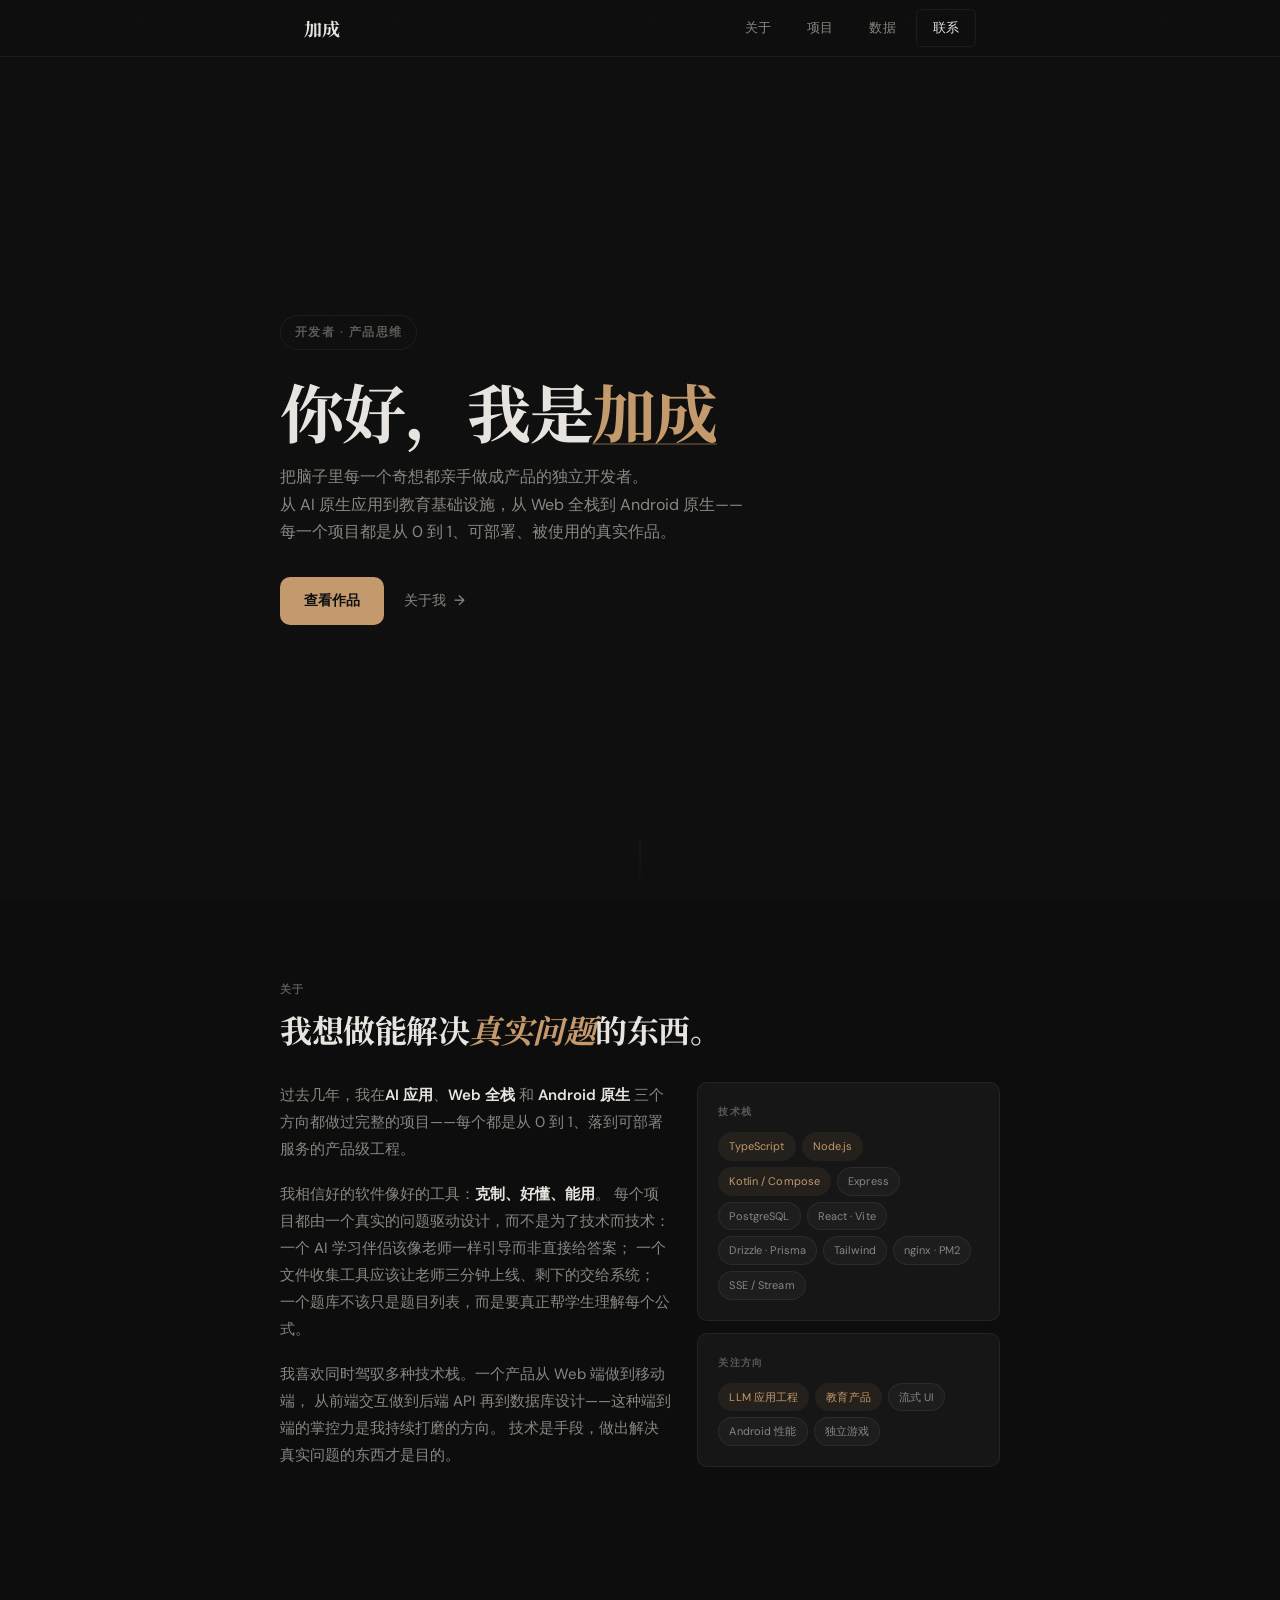
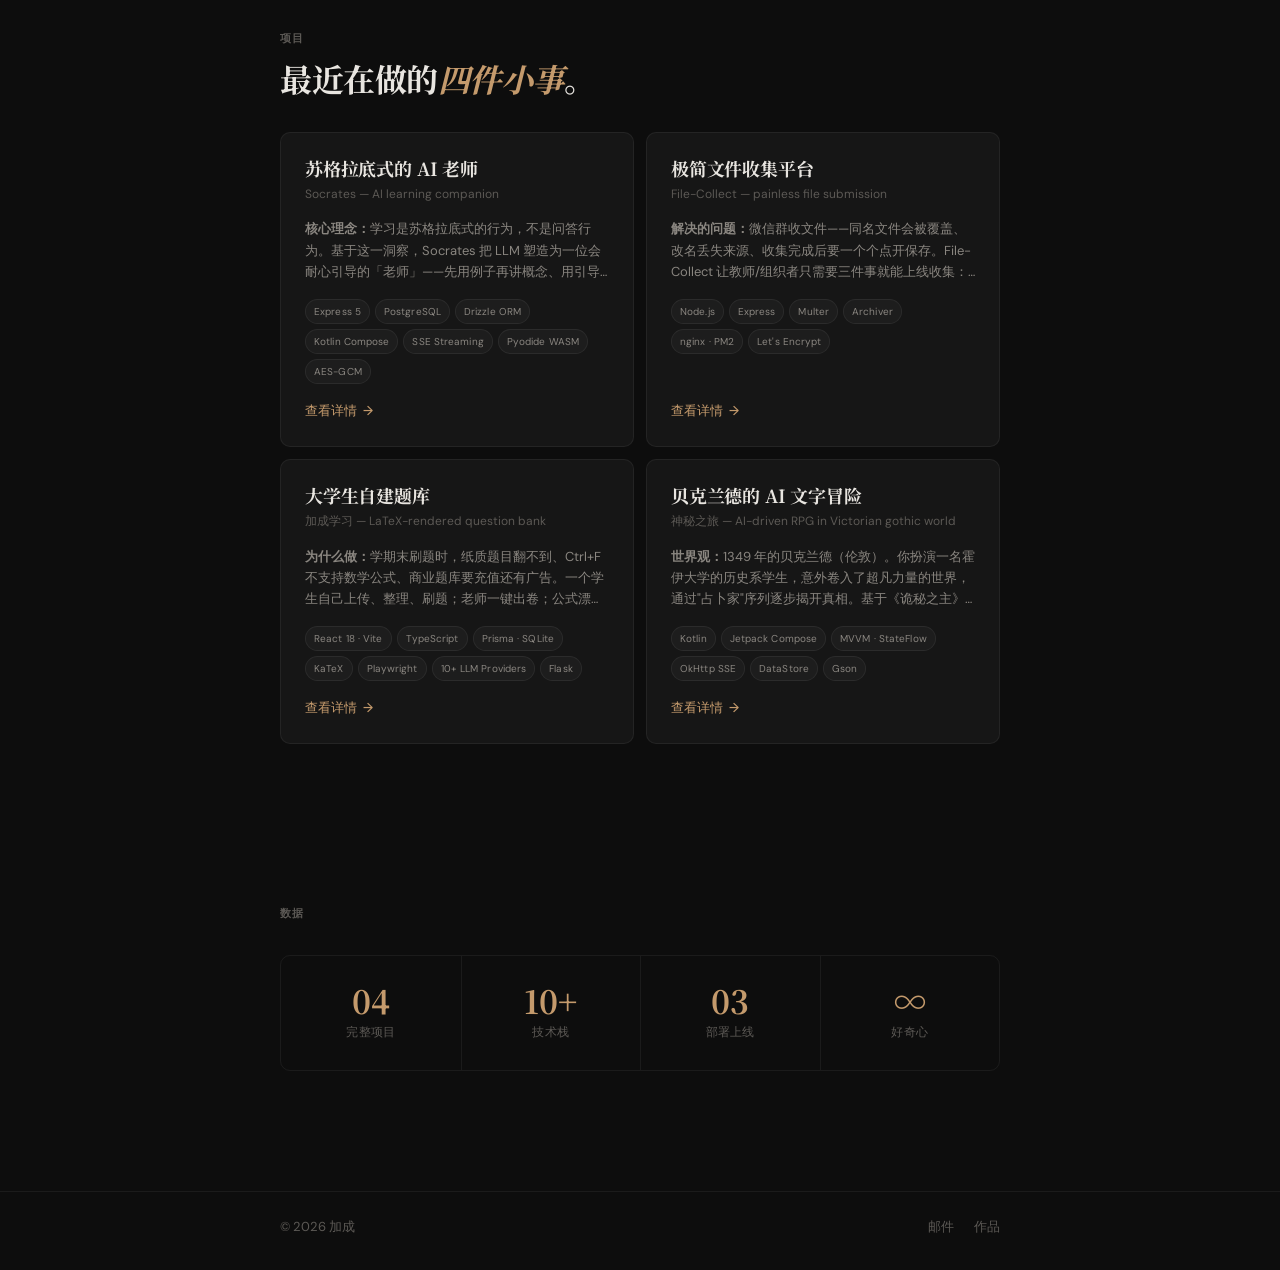
<file: index.html>
<!DOCTYPE html>
<html lang="zh-CN">
<head>
  <meta charset="UTF-8" />
  <meta name="viewport" content="width=device-width, initial-scale=1.0" />
  <meta name="description" content="加成 —— 个人作品与思考。一个喜欢把奇想落地的开发者。" />
  <title>加成 · 作品集</title>
  <link rel="preconnect" href="https://fonts.googleapis.com">
  <link rel="preconnect" href="https://fonts.gstatic.com" crossorigin>
  <link href="https://fonts.googleapis.com/css2?family=DM+Sans:wght@400;500;600;700&family=Noto+Serif+SC:wght@400;600;700&family=JetBrains+Mono:wght@400;500&display=swap" rel="stylesheet">
  <link rel="stylesheet" href="assets/styles.css" />
</head>
<body>

  <!-- Grain texture overlay -->
  <div class="grain"></div>

  <!-- Navigation -->
  <nav class="nav" id="nav">
    <div class="nav-inner">
      <a href="/" class="nav-logo">加成</a>
      <div class="nav-links" id="navLinks">
        <a href="#about">关于</a>
        <a href="#projects">项目</a>
        <a href="#stats">数据</a>
        <a href="mailto:keven.hu@foxmail.com" class="nav-cta">联系</a>
      </div>
      <button class="nav-toggle" id="navToggle" aria-label="菜单">
        <svg width="20" height="20" viewBox="0 0 24 24" fill="none" stroke="currentColor" stroke-width="2" stroke-linecap="round">
          <line x1="3" y1="6" x2="21" y2="6"/><line x1="3" y1="12" x2="21" y2="12"/><line x1="3" y1="18" x2="21" y2="18"/>
        </svg>
      </button>
    </div>
  </nav>

  <main>

    <!-- ===== HERO ===== -->
    <section class="hero">
      <div class="hero-content">
        <span class="hero-badge reveal">开发者 · 产品思维</span>
        <h1 class="reveal r1">
          你好，我是<span class="accent">加成</span>
        </h1>
        <p class="hero-desc reveal r2">
          把脑子里每一个奇想都亲手做成产品的独立开发者。<br>
          从 AI 原生应用到教育基础设施，从 Web 全栈到 Android 原生——<br>
          每一个项目都是从 0 到 1、可部署、被使用的真实作品。
        </p>
        <div class="hero-actions reveal r3">
          <a href="#projects" class="btn btn-primary">查看作品</a>
          <a href="#about" class="btn btn-text">关于我 <span class="btn-arrow">→</span></a>
        </div>
      </div>
      <div class="hero-divider"></div>
    </section>

    <!-- ===== ABOUT ===== -->
    <section class="section" id="about">
      <div class="container">
        <span class="section-label reveal">关于</span>
        <h2 class="section-title reveal r1">我想做能解决<em>真实问题</em>的东西。</h2>

        <div class="about-grid">
          <div class="about-text reveal r2">
            <p>
              过去几年，我在<strong>AI 应用</strong>、<strong>Web 全栈</strong> 和 <strong>Android 原生</strong>
              三个方向都做过完整的项目——每个都是从 0 到 1、落到可部署服务的产品级工程。
            </p>
            <p>
              我相信好的软件像好的工具：<strong>克制、好懂、能用</strong>。
              每个项目都由一个真实的问题驱动设计，而不是为了技术而技术：
              一个 AI 学习伴侣该像老师一样引导而非直接给答案；
              一个文件收集工具应该让老师三分钟上线、剩下的交给系统；
              一个题库不该只是题目列表，而是要真正帮学生理解每个公式。
            </p>
            <p>
              我喜欢同时驾驭多种技术栈。一个产品从 Web 端做到移动端，
              从前端交互做到后端 API 再到数据库设计——这种端到端的掌控力是我持续打磨的方向。
              技术是手段，做出解决真实问题的东西才是目的。
            </p>
          </div>

          <div class="about-sidebar">
            <div class="about-card reveal r3">
              <h3 class="about-card-title">技术栈</h3>
              <div class="tags">
                <span class="tag accent">TypeScript</span>
                <span class="tag accent">Node.js</span>
                <span class="tag accent">Kotlin / Compose</span>
                <span class="tag">Express</span>
                <span class="tag">PostgreSQL</span>
                <span class="tag">React · Vite</span>
                <span class="tag">Drizzle · Prisma</span>
                <span class="tag">Tailwind</span>
                <span class="tag">nginx · PM2</span>
                <span class="tag">SSE / Stream</span>
              </div>
            </div>
            <div class="about-card reveal r4">
              <h3 class="about-card-title">关注方向</h3>
              <div class="tags">
                <span class="tag accent">LLM 应用工程</span>
                <span class="tag accent">教育产品</span>
                <span class="tag">流式 UI</span>
                <span class="tag">Android 性能</span>
                <span class="tag">独立游戏</span>
              </div>
            </div>
          </div>
        </div>
      </div>
    </section>

    <!-- ===== PROJECTS ===== -->
    <section class="section" id="projects">
      <div class="container">
        <span class="section-label reveal">项目</span>
        <h2 class="section-title reveal r1">最近在做的<em>四件小事</em>。</h2>

        <div class="project-grid">

          <a class="project-card reveal r1" href="projects/socrates.html">
            <div class="project-card-body">
              <h3 class="project-card-title">苏格拉底式的 AI 老师</h3>
              <div class="project-card-en">Socrates — AI learning companion</div>
              <p class="project-card-desc">
                <strong>核心理念：</strong>学习是苏格拉底式的行为，不是问答行为。基于这一洞察，Socrates 把 LLM 塑造为一位会耐心引导的「老师」——先用例子再讲概念、用引导式提问代替直接否定，而不是扮演一个什么都知道的「助手」。
                <br><br>
                <strong>自研流式渲染引擎：</strong>不同于传统 chat UI 在模型输出完才一次性渲染（loading → 全部出现的跳变感），Socrates 实现了逐行状态机 Markdown 渲染器——<code>#</code> → <code>&lt;h1&gt;</code> 在模型刚打出 <code># </code> 的同一帧就出现，列表、引用、代码围栏全部边输出边渲染，零闪烁。完成后才走完整的 marked + KaTeX + highlight.js 管线。这是目前为数不多实现真正「渐进式渲染」的 AI 聊天产品之一。
                <br><br>
                <strong>推理模型思维链折叠：</strong>DeepSeek R1、QwQ 等模型的 <code>&lt;think&gt;...&lt;/think&gt;</code> 思维链被渲染为可折叠的 <code>&lt;details&gt;</code> 卡片，思维链前后的内容仍然正常展示，不打断阅读流。
                <br><br>
                <strong>Viz 交互画布：</strong>对话框输入 <code>```html</code> 或 <code>```viz</code>，模型输出即渲染为沙箱隔离的交互式 iframe（sandbox="allow-scripts"，不授 allow-same-origin）。流式输出期间显示加载卡片，用户永远不会看到原始代码闪烁。
                <br><br>
                <strong>苏格拉底导师模式：</strong>内置诊断阶段评估学习者知识边界 → 生成结构化教学计划（Motivate → Define → Develop → Illustrate → Exercise → Check）→ 知识边界图谱可视化 → 错题本自动捕获与分类 → 卡壳检测与逐级干预（温和提示 → 双选项 → 四选项）。系统提示词本身就是一个产品功能。
                <br><br>
                <strong>Agent 工具模式：</strong>SSE 代理执行，支持 web_search（实时网页结果）、code_interpreter（Pyodide WASM Python 沙箱）、文件 I/O 等多种工具。
                <br><br>
                <strong>后端子系统和路由：</strong>Express 5 + PostgreSQL + Drizzle ORM，覆盖 30+ API 路由：聊流 SSE、会话 CRUD、项目文件夹、标签筛选、Cmd-K 全局搜索（fuse.js）、斜杠命令面板、错题本、知识边界、跨会话记忆、公共分享链接、用量追踪与计费看板、团队工作空间、推送通知（FCM）、语音转录、图片识别、文档提取（PDF/DOCX/XLSX/PPTX/EPUB/RTF）、网页搜索（MiniMax + Bing + SearXNG 三引擎竞速降级）、Prompt 模板管理。用户 API Key 加密静态存储（AES-GCM），只在单次请求内存中持有。
                <br><br>
                <strong>Android 原生客户端：</strong>Kotlin + Jetpack Compose + Material 3，原生 SSE 流式对话、深色/浅色双主题、Room 离线缓存、知识图谱与错题本同步、Deep Link 深度链接、GitHub Actions APK 自动化构建。
                <br><br>
                <strong>安全设计：</strong>Cookie 认证（bcrypt + 64 字符随机 sid，HttpOnly + SameSite=Lax）、双重提交 CSRF 防御、SSRF 防护（fetch-batch 逐跳验证重定向）、速率限制、Helmet 安全头。
              </p>
              <div class="project-card-tags">
                <span class="tag">Express 5</span>
                <span class="tag">PostgreSQL</span>
                <span class="tag">Drizzle ORM</span>
                <span class="tag">Kotlin Compose</span>
                <span class="tag">SSE Streaming</span>
                <span class="tag">Pyodide WASM</span>
                <span class="tag">AES-GCM</span>
              </div>
            </div>
            <span class="project-card-link">查看详情</span>
          </a>

          <a class="project-card reveal r2" href="projects/file-collect.html">
            <div class="project-card-body">
              <h3 class="project-card-title">极简文件收集平台</h3>
              <div class="project-card-en">File-Collect — painless file submission</div>
              <p class="project-card-desc">
                <strong>解决的问题：</strong>微信群收文件——同名文件会被覆盖、改名丢失来源、收集完成后要一个个点开保存。File-Collect 让教师/组织者只需要三件事就能上线收集：登录后台 → 新建收集任务 → 把链接发给参与者。剩下的事情全部由系统搞定。
                <br><br>
                <strong>多主题并行收集：</strong>同一组织者可同时拥有多个收集主题（如"建模比赛"、"实验报告"、"毕业设计"），每个主题拥有独立提交链接、独立存储空间和独立的配置（暂停/恢复、截止时间、速率限制）。
                <br><br>
                <strong>管理后台：</strong>完整的单页管理界面——密码登录（默认 000000，可环境变量配置）生成 32 字节随机 hex token -> 持久化到 config/sessions.json，服务器重启后登录状态不丢失。后台功能包括：查看所有提交者清单、按用户筛选文件（含文件大小显示）、单个删除、批量删除用户（二次确认）、单用户文件 ZIP 打包下载、全收集 ZIP 打包下载、新建/删除收集主题（删除前安全检查——已有文件则拒绝）、配置收集暂停/恢复与截止时间（前端实时倒计时）。
                <br><br>
                <strong>大文件上传：</strong>单文件最大 500MB，支持拖拽上传，原始文件名 UTF-8 解码（multer binary → Buffer → utf8 转换），中文文件名不乱码。
                <br><br>
                <strong>速率限制与安全：</strong>IP 级别上传频率控制（可配置每小时每 IP 上限），纯内存 Map 实现 + 每 5 分钟自动清理过期记录。Nginx 层配合长 timeout（86400s）保证大文件不中断。
                <br><br>
                <strong>工程架构：</strong>Node.js 22 + Express 4 + Multer + Archiver（最高压缩级别 9 流式 ZIP，无临时文件）。全应用无数据库——配置存 JSON 文件、会话存 JSON 文件、上传文件存文件系统，原子写入保证一致性。前端全原生 HTML + CSS + JavaScript（零框架、无构建步骤）。部署链路：Nginx 反代 + Let's Encrypt SSL + PM2 进程管理。
              </p>
              <div class="project-card-tags">
                <span class="tag">Node.js</span>
                <span class="tag">Express</span>
                <span class="tag">Multer</span>
                <span class="tag">Archiver</span>
                <span class="tag">nginx · PM2</span>
                <span class="tag">Let's Encrypt</span>
              </div>
            </div>
            <span class="project-card-link">查看详情</span>
          </a>

          <a class="project-card reveal r3" href="projects/question-bank.html">
            <div class="project-card-body">
              <h3 class="project-card-title">大学生自建题库</h3>
              <div class="project-card-en">加成学习 — LaTeX-rendered question bank</div>
              <p class="project-card-desc">
                <strong>为什么做：</strong>学期末刷题时，纸质题目翻不到、Ctrl+F 不支持数学公式、商业题库要充值还有广告。一个学生自己上传、整理、刷题；老师一键出卷；公式漂亮渲染；历年卷 PDF 自动转结构化题目——这就是加成学习要做的事。
                <br><br>
                <strong>四类题型完整支持：</strong>选择题（选项 JSON 存储，自动批改归一化对比）、填空题（管道符 | 分隔多个可接受答案）、判断题（兼容 正确/对/是/T/True 等多种输入）、简答题（含子题格式化，标记为待人工批改）。难度 1-5 级分层。
                <br><br>
                <strong>LaTeX 渲染管线：</strong>自研预处理层——剥离 LaTeX 导言命令、归一化 <code>\(...\)</code> → <code>$...$</code>、处理常见物理单位（\muC、\kV 等）、黑板粗体与花体字母。然后走 remark-math + rehype-katex 水管，渲染失败时 fallback 显示源码。编辑器中内置 LaTeX 工具栏，一键插入数学符号。
                <br><br>
                <strong>AI 多引擎支持：</strong>支持 10+ LLM 提供商、约 40 个模型——OpenAI（GPT-4o/4o-mini/4-Turbo/3.5-Turbo/5.2-Thinking）、阿里千问（Qwen-Max/Plus/Turbo/Qwen3-Max-Thinking）、腾讯混元（Pro/256K/Standard/Lite）、DeepSeek（Reasoner/Chat/Coder）、Google Gemini（2.0 Flash/1.5 Pro/1.5 Flash/3.0 Flash/3 Pro）、Anthropic Claude（3.5 Sonnet/3 Opus/3 Haiku/Opus 4.6）、MiniMax、xAI Grok、SiliconFlow 聚合平台、以及自定义 OpenAI 兼容端点。AI 功能包括：智能出卷（选章节/题型/难度/题量 → AI 生成）、题目详解、图片 OCR 识别、PDF 题目识别。
                <br><br>
                <strong>试卷生成与考试系统：</strong>PaperBuilder 拖拽组卷界面——搜索筛选题库 → 拖入试卷区 → 拖拽排序 → 每题独立赋分 → 总分配置 → 预览保存。考试端支持计时限制（到期自动交卷）、逐题导航（进度条 + 题号网格）、答案输入因题型而异、简答题附件上传（图片/PDF/文档）、交卷后自动批改展示得分与错题分析。
                <br><br>
                <strong>PDF 生成服务：</strong>双实现并行——主链路 Python Flask + Playwright（无头 Chromium 渲染含 KaTeX 公式的 HTML 到 A4 PDF，含页眉/页脚/分页/题号/答案区），备用链路 Node.js + pdf-lib（含完整的 LaTeX 到纯文本转换管线：希腊字母、矩阵、分数、积分、集合论符号等）。PDF 导入走 pdf-parse + pdf2pic 转图片 + AI 视觉模型识别结构化题目。
                <br><br>
                <strong>用户系统：</strong>邮箱验证注册（6 位验证码）、登录速率限制 + 超出显示验证码、5 次失败锁定 30 分钟、密码强度校验、忘记/重置密码、记住我 30 天 token、登录审计日志、个人资料编辑/改密/注销。
                <br><br>
                <strong>技术架构：</strong>三服务 monorepo——React 18 + Vite 5 + TypeScript + Zustand + Tailwind + framer-motion 前端（:3000 代理到 :3001）、Express + Prisma + SQLite 后端（30+ API 路由，JWT + bcrypt + Helmet + rate-limit 中间件栈）、Python Flask + Playwright PDF 服务（端口 5000）。一键部署脚本 deploy.ps1 全自动安装构建。
              </p>
              <div class="project-card-tags">
                <span class="tag">React 18 · Vite</span>
                <span class="tag">TypeScript</span>
                <span class="tag">Prisma · SQLite</span>
                <span class="tag">KaTeX</span>
                <span class="tag">Playwright</span>
                <span class="tag">10+ LLM Providers</span>
                <span class="tag">Flask</span>
              </div>
            </div>
            <span class="project-card-link">查看详情</span>
          </a>

          <a class="project-card reveal r4" href="projects/text-adventure.html">
            <div class="project-card-body">
              <h3 class="project-card-title">贝克兰德的 AI 文字冒险</h3>
              <div class="project-card-en">神秘之旅 — AI-driven RPG in Victorian gothic world</div>
              <p class="project-card-desc">
                <strong>世界观：</strong>1349 年的贝克兰德（伦敦）。你扮演一名霍伊大学的历史系学生，意外卷入了超凡力量的世界，通过"占卜家"序列逐步揭开真相。基于《诡秘之主》原著世界观的克苏鲁风格文字冒险，故事不是写死的——AI 来当 DM，每次开档、每个选择都能给出不一样的展开。
                <br><br>
                <strong>双模态状态解析引擎：</strong>AI 输出中的结构化标签 <code>{spirituality:80/100}</code> <code>{madness:15}</code> <code>{location:贝克兰德广场}</code> <code>{inventory:+钥匙,-学生证}</code> 等被正则精确提取。当 LLM 偶尔漏输标签时，NLP 启发式解析兜底——通过关键词检测"灵性消耗"、"理智下降"等描述，配合程度副词（轻微/中等/严重）推算增量变化。两种结果合并为 StateUpdate 输出，附带 0-100 的一致性感评分。
                <br><br>
                <strong>RPG 状态系统（38 个字段）：</strong>灵性（当前/上限）、疯狂值（数值 + 腐化层级）、金钱（金镑/先令/便士三币制）、背包物品列表、当前序列途径与序列等级（0-9）及消化进度、已掌握能力、知识库、状态效果、阵营声望映射、NPC 关系网、命运织网节点（关键选择/物品接触/NPC 关系，持久化可回溯触发）、封印物（含各自人格状态与效果列表）、灵视开关、角色扮演进度、疯狂表现阶段（正常→内心独白→幻影同伴→失控）、日常日志、称号、成就树、命运路径、神秘点数、进度指标。
                <br><br>
                <strong>世界状态：</strong>时间（精确到小时）、地点、天气、已访问位置集合、进行中任务列表、NPC 状态追踪。
                <br><br>
                <strong>22 条完整序列途径：</strong>占卜家、偷盗者、学徒、歌颂者、水手、秘祈人、阅读者、律师、罪犯、猎人、窥秘人、耕种者、收尸人、不死者、通识者、巫师、悖论途径、愚者、暴君、太阳、上帝、母神——每条途径含 10 个完整序列等级、关键能力、对应源质与外神，总计 220 个序列等级数据。
                <br><br>
                <strong>12 个开局剧本：</strong>含难度分层（EASY ×2、NORMAL ×6、HARD ×2、NIGHTMARE ×2）和标签系统（如"占卜家"、"原初航线"、"新手友好"），以及 4 个彩蛋剧本（扮演外神、造物主等，开局属性 9999/9999）。
                <br><br>
                <strong>AI 后端多引擎：</strong>四模式运行时切换——DeepSeek V3.2（SiliconFlow 渠道，默认）、Doubao Mini（火山引擎）、Minimax M2.5、以及任意 OpenAI 兼容的自定义端点。所有引擎共享可配置参数：temperature 0.8、max_tokens 8192、top_p 0.95、frequency_penalty 0.2、presence_penalty 0.2。参数可通过设置界面随时调整。
                <br><br>
                <strong>上下文自动压缩：</strong>历史 ≤ 10 条全部保留；总字符 > 8000 时保留最近 6 条 + 老消息摘要（提取关键位置标签和叙事片段）；中间地带保留最近 12 条。确保长对话不超 token 限制且故事连贯。
                <br><br>
                <strong>UI/UX：</strong>暗色哥特主题（黑底金饰）、状态栏实时动画条（灵性蓝条、疯狂红条、金币/时间显示）、打字机逐字叙事 + 实时尾部滚动、AI 生成选择按钮的渐入缩放动画、流式响应加载齿轮动画 + 动态点、游戏中一键切换 AI 模型、10 页世界观引导教程（可跳过）、20 个存档位（DataStore JSON 持久化，含元数据：角色名/地点/灵性/时间戳）。
                <br><br>
                <strong>技术架构：</strong>Kotlin 1.9.22 + Jetpack Compose（BOM 2024.02）+ Material 3 + MVVM（StateFlow）+ OkHttp 4.12（原生 SSE 流式解析）+ Gson 序列化 + Jetpack DataStore 持久化。AGP 8.13.2 构建，minSdk 26，targetSdk 34。APK 约 11.7 MB。
              </p>
              <div class="project-card-tags">
                <span class="tag">Kotlin</span>
                <span class="tag">Jetpack Compose</span>
                <span class="tag">MVVM · StateFlow</span>
                <span class="tag">OkHttp SSE</span>
                <span class="tag">DataStore</span>
                <span class="tag">Gson</span>
              </div>
            </div>
            <span class="project-card-link">查看详情</span>
          </a>

        </div>
      </div>
    </section>

    <!-- ===== STATS ===== -->
    <section class="section" id="stats">
      <div class="container">
        <span class="section-label reveal">数据</span>
        <div class="stats-grid">

          <div class="stat-item reveal r1">
            <div class="stat-value">04</div>
            <div class="stat-label">完整项目</div>
          </div>
          <div class="stat-item reveal r2">
            <div class="stat-value">10+</div>
            <div class="stat-label">技术栈</div>
          </div>
          <div class="stat-item reveal r3">
            <div class="stat-value">03</div>
            <div class="stat-label">部署上线</div>
          </div>
          <div class="stat-item reveal r4">
            <div class="stat-value">∞</div>
            <div class="stat-label">好奇心</div>
          </div>

        </div>
      </div>
    </section>

  </main>

  <!-- ===== FOOTER ===== -->
  <footer class="footer">
    <div class="container">
      <div class="footer-inner">
        <span class="footer-copy">© 2026 加成</span>
        <div class="footer-links">
          <a href="mailto:keven.hu@foxmail.com">邮件</a>
          <a href="#projects">作品</a>
        </div>
      </div>
    </div>
  </footer>

  <script src="assets/script.js"></script>
</body>
</html>
</file>
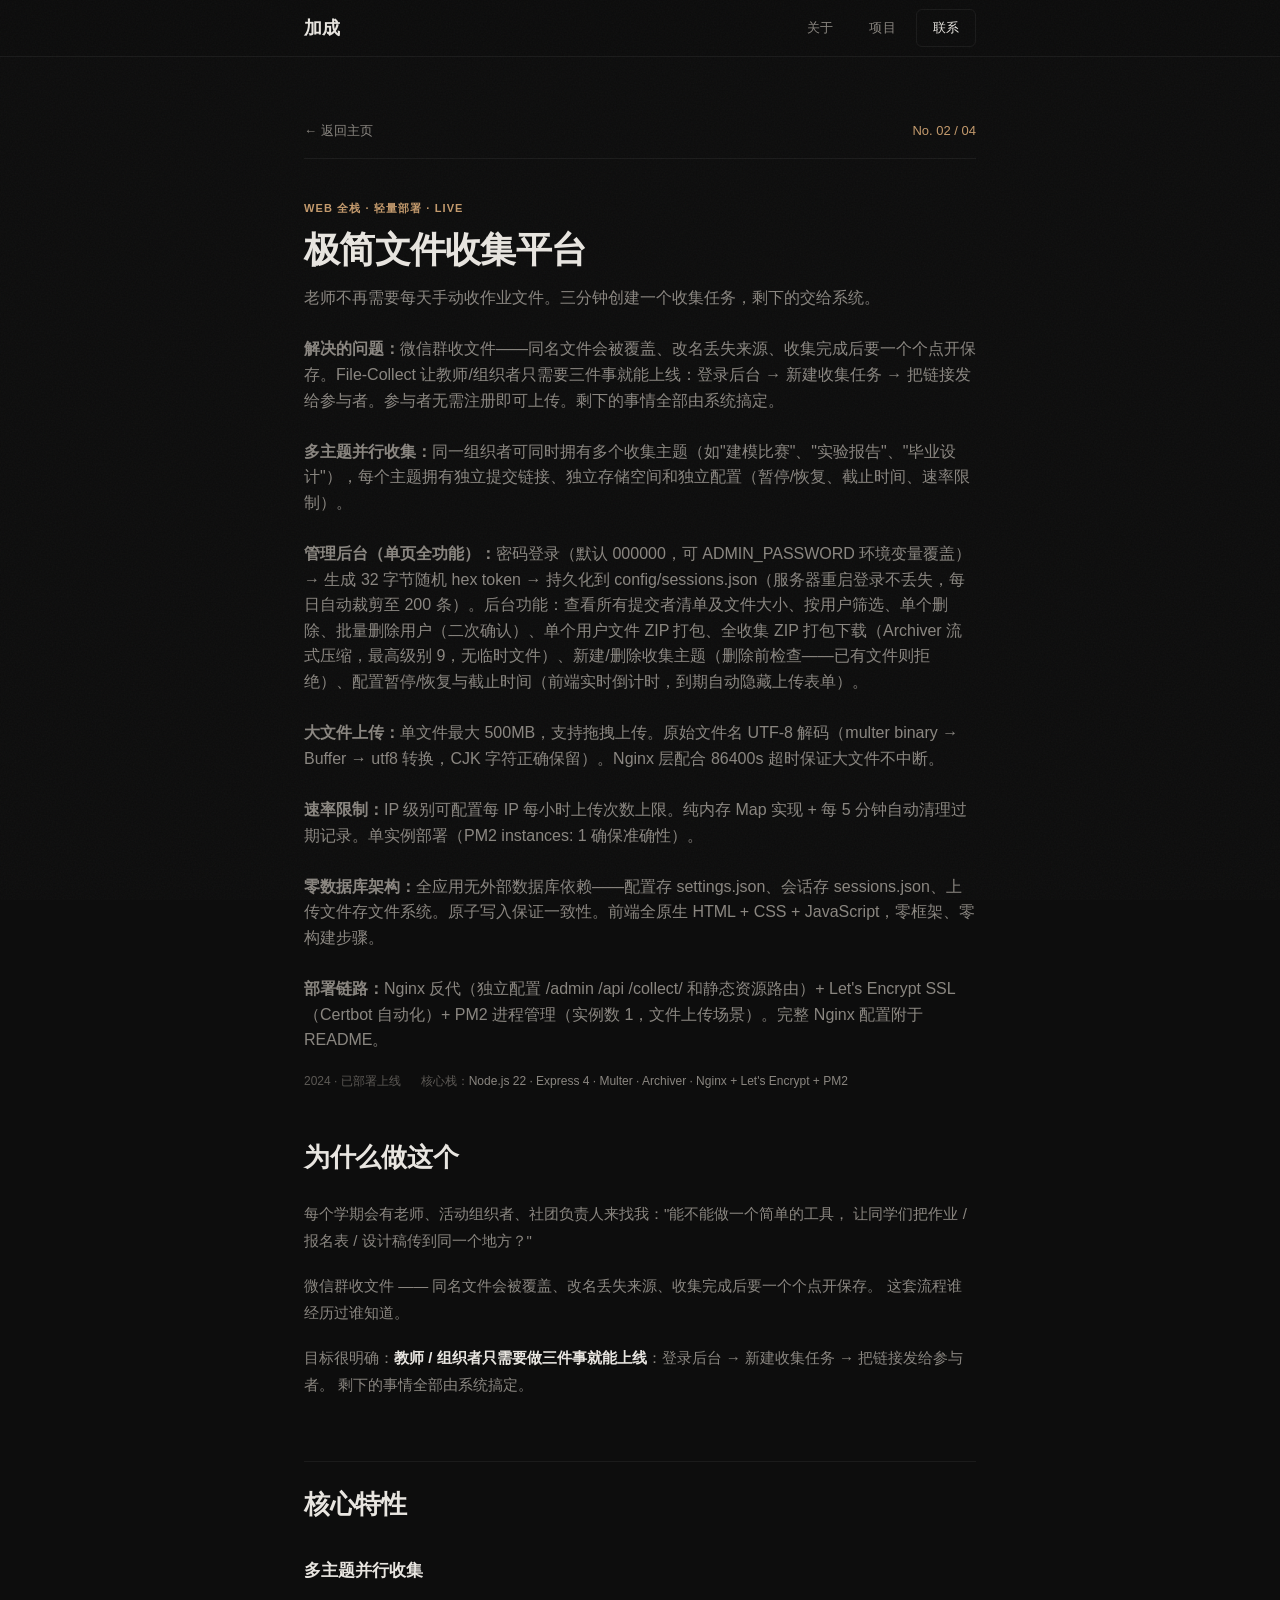
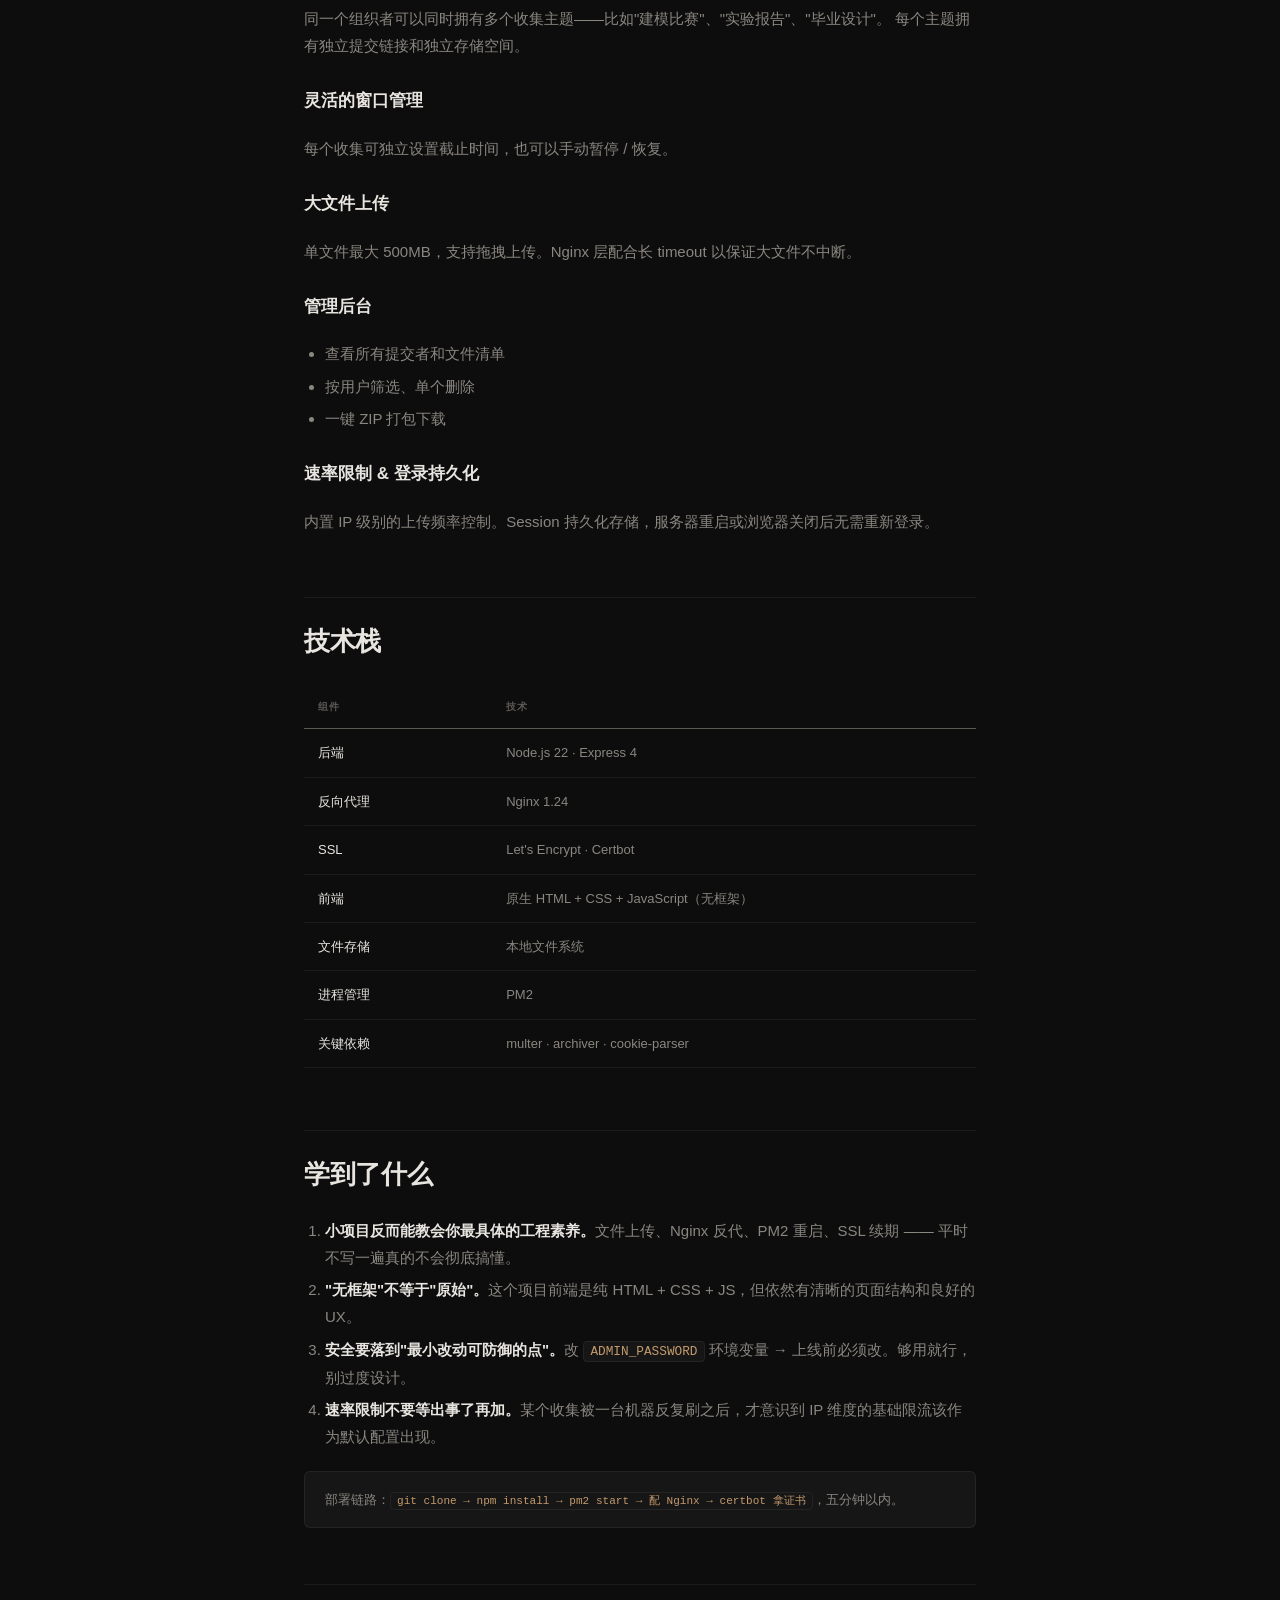
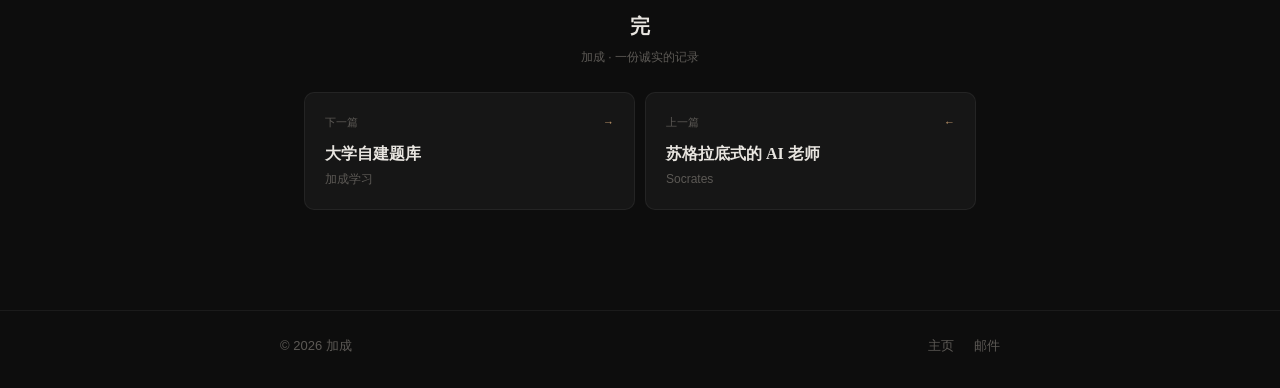
<file: projects/file-collect.html>
<!DOCTYPE html>
<html lang="zh-CN">
<head>
  <meta charset="UTF-8" />
  <meta name="viewport" content="width=device-width, initial-scale=1.0" />
  <title>File-Collect · 文件收集平台 · 加成</title>
  <meta name="description" content="极简文件收集平台 — 教师三分钟创建收集任务，参与者拖拽上传，单文件上限 500MB。管理后台 ZIP 打包、速率限制、截止时间控制。Node.js + Express 原生实现。" />
  <link rel="stylesheet" href="../assets/styles.css" />
</head>
<body>

  <div class="grain"></div>

  <nav class="nav" id="nav">
    <div class="nav-inner">
      <a href="../index.html" class="nav-logo">加成</a>
      <div class="nav-links" id="navLinks">
        <a href="../index.html#about">关于</a>
        <a href="../index.html#projects">项目</a>
        <a href="mailto:keven.hu@foxmail.com" class="nav-cta">联系</a>
      </div>
      <button class="nav-toggle" id="navToggle" aria-label="菜单">
        <svg width="20" height="20" viewBox="0 0 24 24" fill="none" stroke="currentColor" stroke-width="2" stroke-linecap="round">
          <line x1="3" y1="6" x2="21" y2="6"/><line x1="3" y1="12" x2="21" y2="12"/><line x1="3" y1="18" x2="21" y2="18"/>
        </svg>
      </button>
    </div>
  </nav>

  <article class="article">
    <div class="article-crumbs">
      <a href="../index.html">← 返回主页</a>
      <span class="num">No. 02 / 04</span>
    </div>

    <div class="article-head">
      <div class="kicker">Web 全栈 · 轻量部署 · Live</div>
      <h1>极简文件收集平台</h1>
      <p class="dek">
        老师不再需要每天手动收作业文件。三分钟创建一个收集任务，剩下的交给系统。
        <br><br>
        <strong>解决的问题：</strong>微信群收文件——同名文件会被覆盖、改名丢失来源、收集完成后要一个个点开保存。File-Collect 让教师/组织者只需要三件事就能上线：登录后台 → 新建收集任务 → 把链接发给参与者。参与者无需注册即可上传。剩下的事情全部由系统搞定。
        <br><br>
        <strong>多主题并行收集：</strong>同一组织者可同时拥有多个收集主题（如"建模比赛"、"实验报告"、"毕业设计"），每个主题拥有独立提交链接、独立存储空间和独立配置（暂停/恢复、截止时间、速率限制）。
        <br><br>
        <strong>管理后台（单页全功能）：</strong>密码登录（默认 000000，可 ADMIN_PASSWORD 环境变量覆盖）→ 生成 32 字节随机 hex token → 持久化到 config/sessions.json（服务器重启登录不丢失，每日自动裁剪至 200 条）。后台功能：查看所有提交者清单及文件大小、按用户筛选、单个删除、批量删除用户（二次确认）、单个用户文件 ZIP 打包、全收集 ZIP 打包下载（Archiver 流式压缩，最高级别 9，无临时文件）、新建/删除收集主题（删除前检查——已有文件则拒绝）、配置暂停/恢复与截止时间（前端实时倒计时，到期自动隐藏上传表单）。
        <br><br>
        <strong>大文件上传：</strong>单文件最大 500MB，支持拖拽上传。原始文件名 UTF-8 解码（multer binary → Buffer → utf8 转换，CJK 字符正确保留）。Nginx 层配合 86400s 超时保证大文件不中断。
        <br><br>
        <strong>速率限制：</strong>IP 级别可配置每 IP 每小时上传次数上限。纯内存 Map 实现 + 每 5 分钟自动清理过期记录。单实例部署（PM2 instances: 1 确保准确性）。
        <br><br>
        <strong>零数据库架构：</strong>全应用无外部数据库依赖——配置存 settings.json、会话存 sessions.json、上传文件存文件系统。原子写入保证一致性。前端全原生 HTML + CSS + JavaScript，零框架、零构建步骤。
        <br><br>
        <strong>部署链路：</strong>Nginx 反代（独立配置 /admin /api /collect/ 和静态资源路由）+ Let's Encrypt SSL（Certbot 自动化）+ PM2 进程管理（实例数 1，文件上传场景）。完整 Nginx 配置附于 README。
      </p>
      <div class="byline">
        <span>2024 · 已部署上线</span>
        <span>核心栈：<em>Node.js 22 · Express 4 · Multer · Archiver · Nginx + Let's Encrypt + PM2</em></span>
      </div>
    </div>

    <div class="article-body">
      <h2>为什么做这个</h2>
      <p>
        每个学期会有老师、活动组织者、社团负责人来找我："能不能做一个简单的工具，
        让同学们把作业 / 报名表 / 设计稿传到同一个地方？"
      </p>
      <p>
        微信群收文件 —— 同名文件会被覆盖、改名丢失来源、收集完成后要一个个点开保存。
        这套流程谁经历过谁知道。
      </p>
      <p>
        目标很明确：<strong>教师 / 组织者只需要做三件事就能上线</strong>：登录后台 → 新建收集任务 → 把链接发给参与者。
        剩下的事情全部由系统搞定。
      </p>

      <h2>核心特性</h2>

      <h3>多主题并行收集</h3>
      <p>
        同一个组织者可以同时拥有多个收集主题——比如"建模比赛"、"实验报告"、"毕业设计"。
        每个主题拥有独立提交链接和独立存储空间。
      </p>

      <h3>灵活的窗口管理</h3>
      <p>
        每个收集可独立设置截止时间，也可以手动暂停 / 恢复。
      </p>

      <h3>大文件上传</h3>
      <p>
        单文件最大 500MB，支持拖拽上传。Nginx 层配合长 timeout 以保证大文件不中断。
      </p>

      <h3>管理后台</h3>
      <ul>
        <li>查看所有提交者和文件清单</li>
        <li>按用户筛选、单个删除</li>
        <li>一键 ZIP 打包下载</li>
      </ul>

      <h3>速率限制 & 登录持久化</h3>
      <p>
        内置 IP 级别的上传频率控制。Session 持久化存储，服务器重启或浏览器关闭后无需重新登录。
      </p>

      <h2>技术栈</h2>

      <table class="tech-table">
        <thead><tr><th>组件</th><th>技术</th></tr></thead>
        <tbody>
          <tr><td>后端</td><td>Node.js 22 · Express 4</td></tr>
          <tr><td>反向代理</td><td>Nginx 1.24</td></tr>
          <tr><td>SSL</td><td>Let's Encrypt · Certbot</td></tr>
          <tr><td>前端</td><td>原生 HTML + CSS + JavaScript（无框架）</td></tr>
          <tr><td>文件存储</td><td>本地文件系统</td></tr>
          <tr><td>进程管理</td><td>PM2</td></tr>
          <tr><td>关键依赖</td><td>multer · archiver · cookie-parser</td></tr>
        </tbody>
      </table>

      <h2>学到了什么</h2>
      <ol>
        <li><strong>小项目反而能教会你最具体的工程素养。</strong>文件上传、Nginx 反代、PM2 重启、SSL 续期 —— 平时不写一遍真的不会彻底搞懂。</li>
        <li><strong>"无框架"不等于"原始"。</strong>这个项目前端是纯 HTML + CSS + JS，但依然有清晰的页面结构和良好的 UX。</li>
        <li><strong>安全要落到"最小改动可防御的点"。</strong>改 <code>ADMIN_PASSWORD</code> 环境变量 → 上线前必须改。够用就行，别过度设计。</li>
        <li><strong>速率限制不要等出事了再加。</strong>某个收集被一台机器反复刷之后，才意识到 IP 维度的基础限流该作为默认配置出现。</li>
      </ol>

      <div class="callout">
        <p>部署链路：<code>git clone → npm install → pm2 start → 配 Nginx → certbot 拿证书</code>，五分钟以内。</p>
      </div>
    </div>

    <div class="article-tail">
      <div class="signoff">
        完
        <span>加成 · 一份诚实的记录</span>
      </div>
    </div>

    <div class="related-block">
      <a class="related-card" href="question-bank.html">
        <span class="label"><span>下一篇</span><span class="arrow">→</span></span>
        <h4>大学自建题库</h4>
        <p>加成学习</p>
      </a>
      <a class="related-card" href="socrates.html">
        <span class="label"><span>上一篇</span><span class="arrow">←</span></span>
        <h4>苏格拉底式的 AI 老师</h4>
        <p>Socrates</p>
      </a>
    </div>
  </article>

  <footer class="footer">
    <div class="container">
      <div class="footer-inner">
        <span class="footer-copy">© 2026 加成</span>
        <div class="footer-links">
          <a href="../index.html">主页</a>
          <a href="mailto:keven.hu@foxmail.com">邮件</a>
        </div>
      </div>
    </div>
  </footer>

  <script src="../assets/script.js"></script>
</body>
</html>
</file>
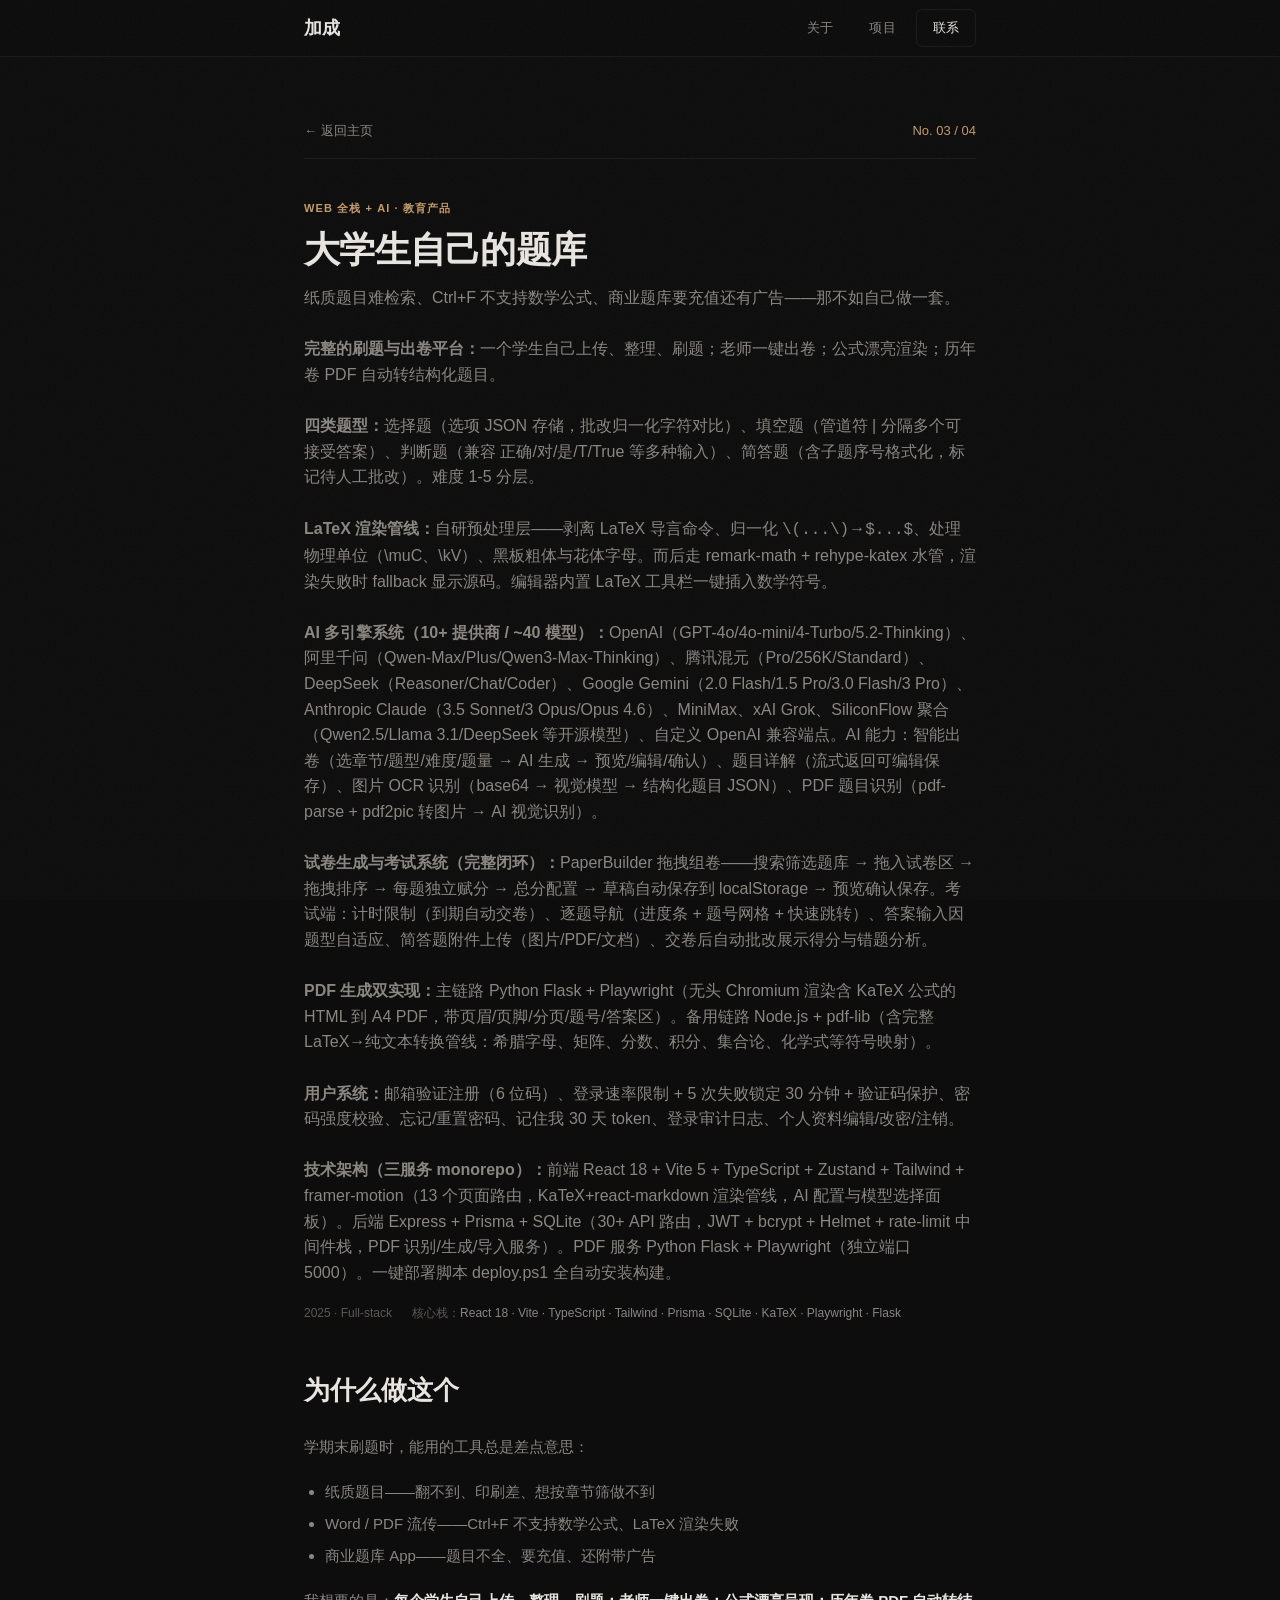
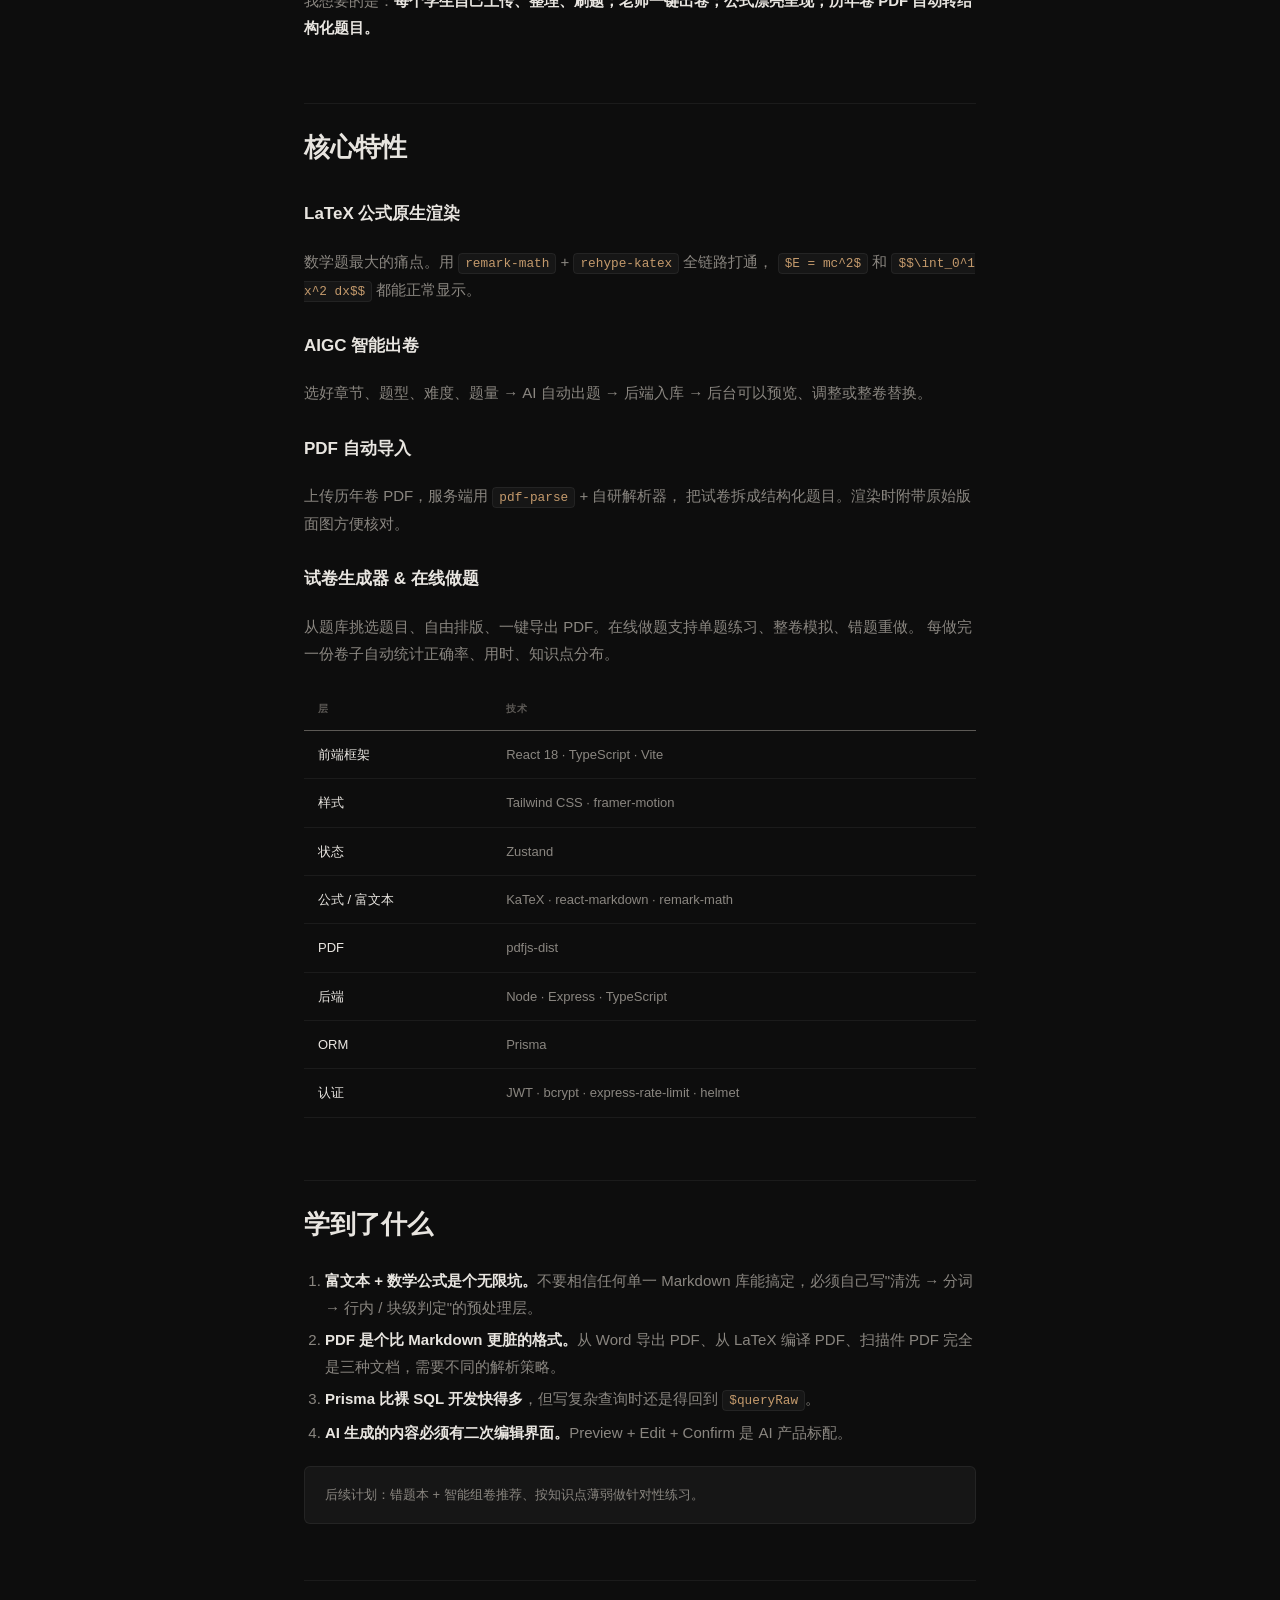
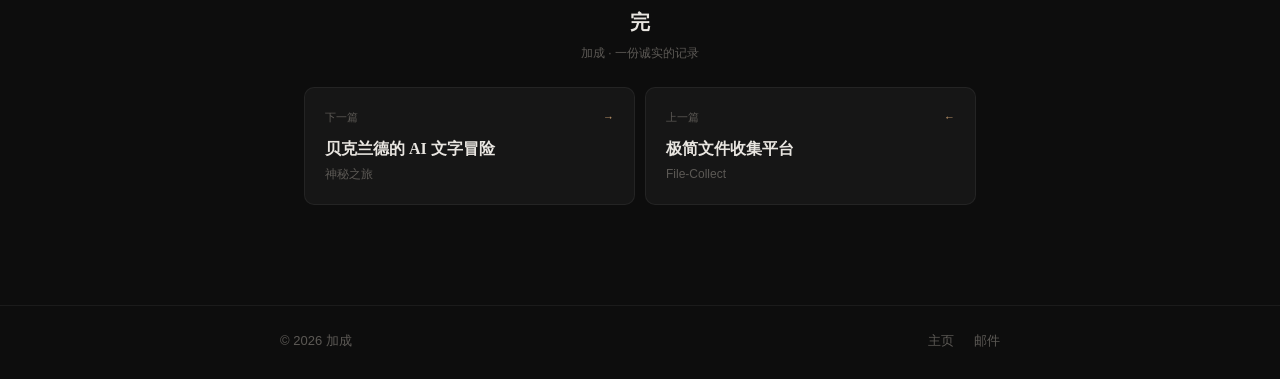
<file: projects/question-bank.html>
<!DOCTYPE html>
<html lang="zh-CN">
<head>
  <meta charset="UTF-8" />
  <meta name="viewport" content="width=device-width, initial-scale=1.0" />
  <title>加成学习 · LaTeX 题库系统 · 加成</title>
  <meta name="description" content="大学生自建题库平台 — 四类题型、LaTeX 公式渲染、AI 智能出卷、PDF 自动导入结构化。React + Vite + Prisma + KaTeX + Playwright 全栈架构。" />
  <link rel="stylesheet" href="../assets/styles.css" />
</head>
<body>

  <div class="grain"></div>

  <nav class="nav" id="nav">
    <div class="nav-inner">
      <a href="../index.html" class="nav-logo">加成</a>
      <div class="nav-links" id="navLinks">
        <a href="../index.html#about">关于</a>
        <a href="../index.html#projects">项目</a>
        <a href="mailto:keven.hu@foxmail.com" class="nav-cta">联系</a>
      </div>
      <button class="nav-toggle" id="navToggle" aria-label="菜单">
        <svg width="20" height="20" viewBox="0 0 24 24" fill="none" stroke="currentColor" stroke-width="2" stroke-linecap="round">
          <line x1="3" y1="6" x2="21" y2="6"/><line x1="3" y1="12" x2="21" y2="12"/><line x1="3" y1="18" x2="21" y2="18"/>
        </svg>
      </button>
    </div>
  </nav>

  <article class="article">
    <div class="article-crumbs">
      <a href="../index.html">← 返回主页</a>
      <span class="num">No. 03 / 04</span>
    </div>

    <div class="article-head">
      <div class="kicker">Web 全栈 + AI · 教育产品</div>
      <h1>大学生自己的题库</h1>
      <p class="dek">
        纸质题目难检索、Ctrl+F 不支持数学公式、商业题库要充值还有广告——那不如自己做一套。
        <br><br>
        <strong>完整的刷题与出卷平台：</strong>一个学生自己上传、整理、刷题；老师一键出卷；公式漂亮渲染；历年卷 PDF 自动转结构化题目。
        <br><br>
        <strong>四类题型：</strong>选择题（选项 JSON 存储，批改归一化字符对比）、填空题（管道符 | 分隔多个可接受答案）、判断题（兼容 正确/对/是/T/True 等多种输入）、简答题（含子题序号格式化，标记待人工批改）。难度 1-5 分层。
        <br><br>
        <strong>LaTeX 渲染管线：</strong>自研预处理层——剥离 LaTeX 导言命令、归一化 <code>\(...\)</code>→<code>$...$</code>、处理物理单位（\muC、\kV）、黑板粗体与花体字母。而后走 remark-math + rehype-katex 水管，渲染失败时 fallback 显示源码。编辑器内置 LaTeX 工具栏一键插入数学符号。
        <br><br>
        <strong>AI 多引擎系统（10+ 提供商 / ~40 模型）：</strong>OpenAI（GPT-4o/4o-mini/4-Turbo/5.2-Thinking）、阿里千问（Qwen-Max/Plus/Qwen3-Max-Thinking）、腾讯混元（Pro/256K/Standard）、DeepSeek（Reasoner/Chat/Coder）、Google Gemini（2.0 Flash/1.5 Pro/3.0 Flash/3 Pro）、Anthropic Claude（3.5 Sonnet/3 Opus/Opus 4.6）、MiniMax、xAI Grok、SiliconFlow 聚合（Qwen2.5/Llama 3.1/DeepSeek 等开源模型）、自定义 OpenAI 兼容端点。AI 能力：智能出卷（选章节/题型/难度/题量 → AI 生成 → 预览/编辑/确认）、题目详解（流式返回可编辑保存）、图片 OCR 识别（base64 → 视觉模型 → 结构化题目 JSON）、PDF 题目识别（pdf-parse + pdf2pic 转图片 → AI 视觉识别）。
        <br><br>
        <strong>试卷生成与考试系统（完整闭环）：</strong>PaperBuilder 拖拽组卷——搜索筛选题库 → 拖入试卷区 → 拖拽排序 → 每题独立赋分 → 总分配置 → 草稿自动保存到 localStorage → 预览确认保存。考试端：计时限制（到期自动交卷）、逐题导航（进度条 + 题号网格 + 快速跳转）、答案输入因题型自适应、简答题附件上传（图片/PDF/文档）、交卷后自动批改展示得分与错题分析。
        <br><br>
        <strong>PDF 生成双实现：</strong>主链路 Python Flask + Playwright（无头 Chromium 渲染含 KaTeX 公式的 HTML 到 A4 PDF，带页眉/页脚/分页/题号/答案区）。备用链路 Node.js + pdf-lib（含完整 LaTeX→纯文本转换管线：希腊字母、矩阵、分数、积分、集合论、化学式等符号映射）。
        <br><br>
        <strong>用户系统：</strong>邮箱验证注册（6 位码）、登录速率限制 + 5 次失败锁定 30 分钟 + 验证码保护、密码强度校验、忘记/重置密码、记住我 30 天 token、登录审计日志、个人资料编辑/改密/注销。
        <br><br>
        <strong>技术架构（三服务 monorepo）：</strong>前端 React 18 + Vite 5 + TypeScript + Zustand + Tailwind + framer-motion（13 个页面路由，KaTeX+react-markdown 渲染管线，AI 配置与模型选择面板）。后端 Express + Prisma + SQLite（30+ API 路由，JWT + bcrypt + Helmet + rate-limit 中间件栈，PDF 识别/生成/导入服务）。PDF 服务 Python Flask + Playwright（独立端口 5000）。一键部署脚本 deploy.ps1 全自动安装构建。
      </p>
      <div class="byline">
        <span>2025 · Full-stack</span>
        <span>核心栈：<em>React 18 · Vite · TypeScript · Tailwind · Prisma · SQLite · KaTeX · Playwright · Flask</em></span>
      </div>
    </div>

    <div class="article-body">
      <h2>为什么做这个</h2>
      <p>学期末刷题时，能用的工具总是差点意思：</p>
      <ul>
        <li>纸质题目——翻不到、印刷差、想按章节筛做不到</li>
        <li>Word / PDF 流传——Ctrl+F 不支持数学公式、LaTeX 渲染失败</li>
        <li>商业题库 App——题目不全、要充值、还附带广告</li>
      </ul>
      <p>我想要的是：<strong>每个学生自己上传、整理、刷题；老师一键出卷；公式漂亮呈现；历年卷 PDF 自动转结构化题目。</strong></p>

      <h2>核心特性</h2>

      <h3>LaTeX 公式原生渲染</h3>
      <p>
        数学题最大的痛点。用 <code>remark-math</code> + <code>rehype-katex</code> 全链路打通，
        <code>$E = mc^2$</code> 和 <code>$$\int_0^1 x^2 dx$$</code> 都能正常显示。
      </p>

      <h3>AIGC 智能出卷</h3>
      <p>
        选好章节、题型、难度、题量 → AI 自动出题 → 后端入库 →
        后台可以预览、调整或整卷替换。
      </p>

      <h3>PDF 自动导入</h3>
      <p>
        上传历年卷 PDF，服务端用 <code>pdf-parse</code> + 自研解析器，
        把试卷拆成结构化题目。渲染时附带原始版面图方便核对。
      </p>

      <h3>试卷生成器 & 在线做题</h3>
      <p>
        从题库挑选题目、自由排版、一键导出 PDF。在线做题支持单题练习、整卷模拟、错题重做。
        每做完一份卷子自动统计正确率、用时、知识点分布。
      </p>

      <table class="tech-table">
        <thead><tr><th>层</th><th>技术</th></tr></thead>
        <tbody>
          <tr><td>前端框架</td><td>React 18 · TypeScript · Vite</td></tr>
          <tr><td>样式</td><td>Tailwind CSS · framer-motion</td></tr>
          <tr><td>状态</td><td>Zustand</td></tr>
          <tr><td>公式 / 富文本</td><td>KaTeX · react-markdown · remark-math</td></tr>
          <tr><td>PDF</td><td>pdfjs-dist</td></tr>
          <tr><td>后端</td><td>Node · Express · TypeScript</td></tr>
          <tr><td>ORM</td><td>Prisma</td></tr>
          <tr><td>认证</td><td>JWT · bcrypt · express-rate-limit · helmet</td></tr>
        </tbody>
      </table>

      <h2>学到了什么</h2>
      <ol>
        <li><strong>富文本 + 数学公式是个无限坑。</strong>不要相信任何单一 Markdown 库能搞定，必须自己写"清洗 → 分词 → 行内 / 块级判定"的预处理层。</li>
        <li><strong>PDF 是个比 Markdown 更脏的格式。</strong>从 Word 导出 PDF、从 LaTeX 编译 PDF、扫描件 PDF 完全是三种文档，需要不同的解析策略。</li>
        <li><strong>Prisma 比裸 SQL 开发快得多</strong>，但写复杂查询时还是得回到 <code>$queryRaw</code>。</li>
        <li><strong>AI 生成的内容必须有二次编辑界面。</strong>Preview + Edit + Confirm 是 AI 产品标配。</li>
      </ol>

      <div class="callout">
        <p>后续计划：错题本 + 智能组卷推荐、按知识点薄弱做针对性练习。</p>
      </div>
    </div>

    <div class="article-tail">
      <div class="signoff">
        完
        <span>加成 · 一份诚实的记录</span>
      </div>
    </div>

    <div class="related-block">
      <a class="related-card" href="text-adventure.html">
        <span class="label"><span>下一篇</span><span class="arrow">→</span></span>
        <h4>贝克兰德的 AI 文字冒险</h4>
        <p>神秘之旅</p>
      </a>
      <a class="related-card" href="file-collect.html">
        <span class="label"><span>上一篇</span><span class="arrow">←</span></span>
        <h4>极简文件收集平台</h4>
        <p>File-Collect</p>
      </a>
    </div>
  </article>

  <footer class="footer">
    <div class="container">
      <div class="footer-inner">
        <span class="footer-copy">© 2026 加成</span>
        <div class="footer-links">
          <a href="../index.html">主页</a>
          <a href="mailto:keven.hu@foxmail.com">邮件</a>
        </div>
      </div>
    </div>
  </footer>

  <script src="../assets/script.js"></script>
</body>
</html>
</file>
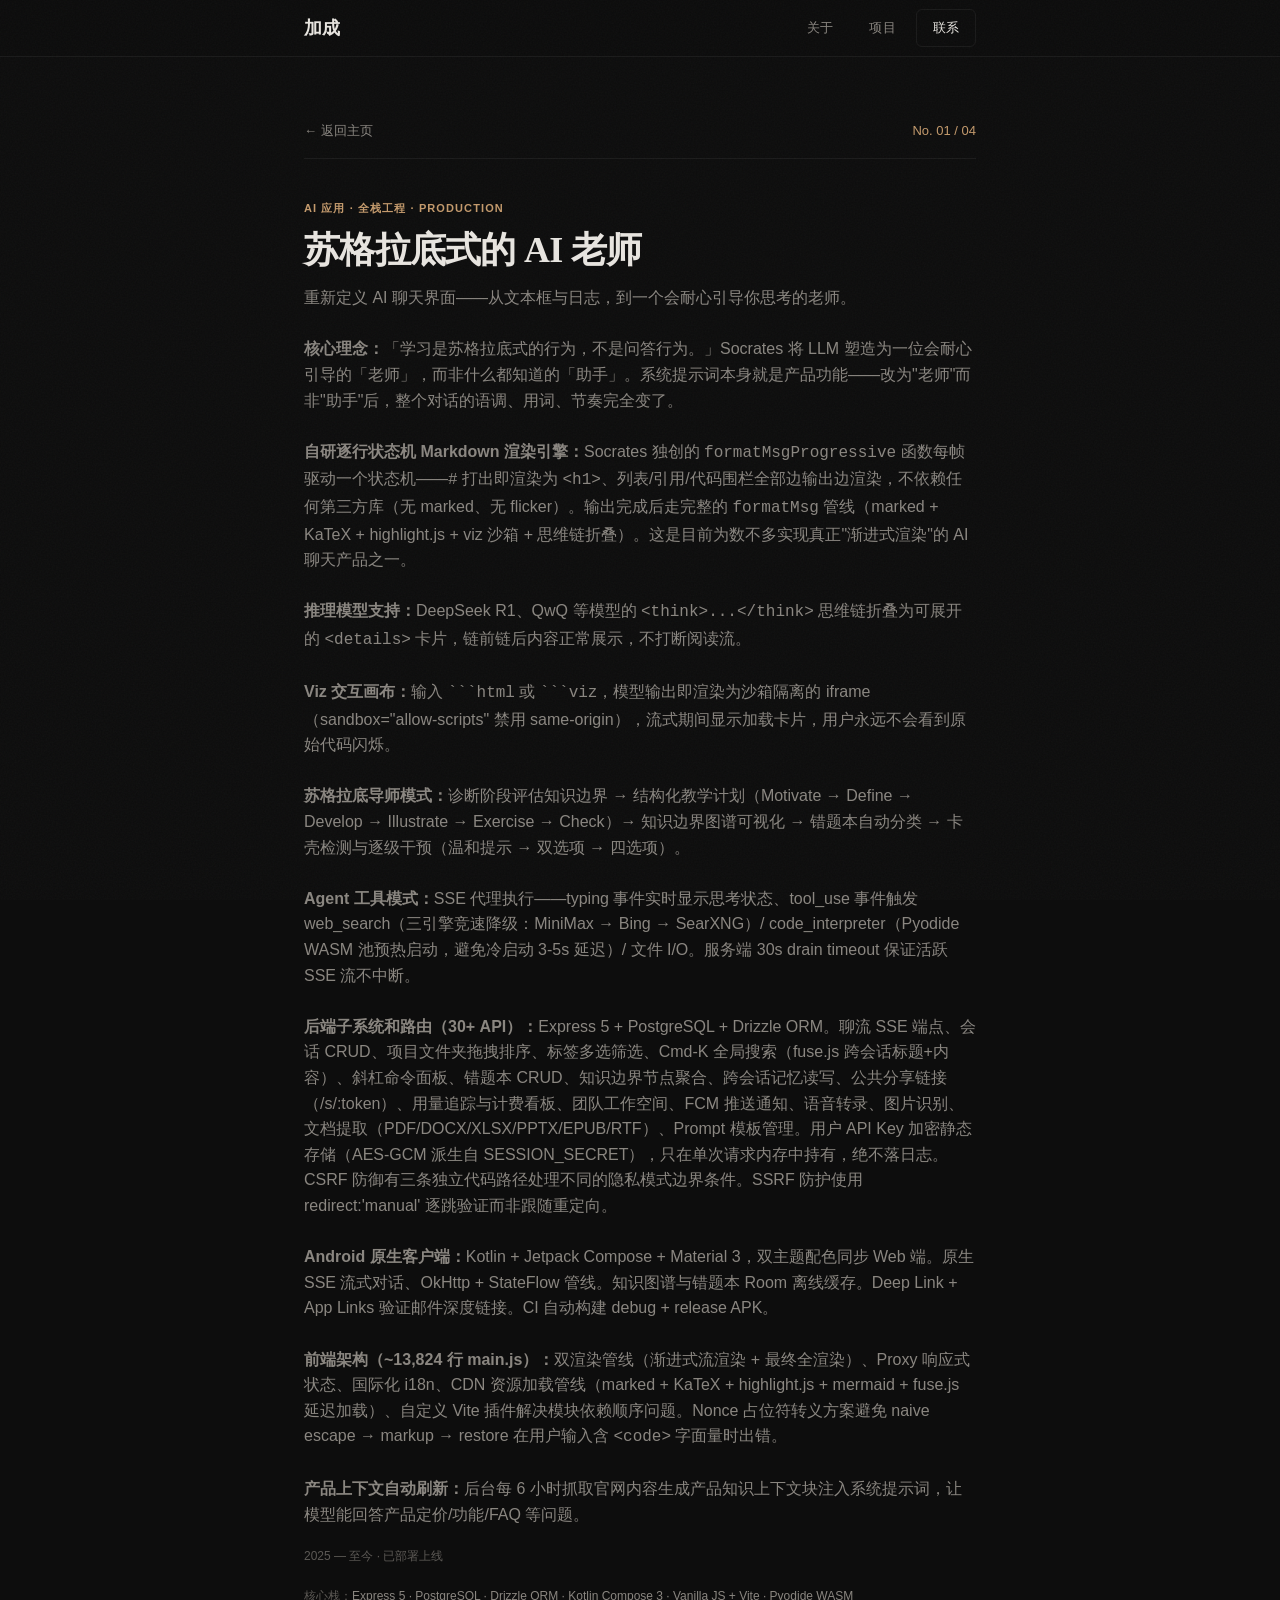
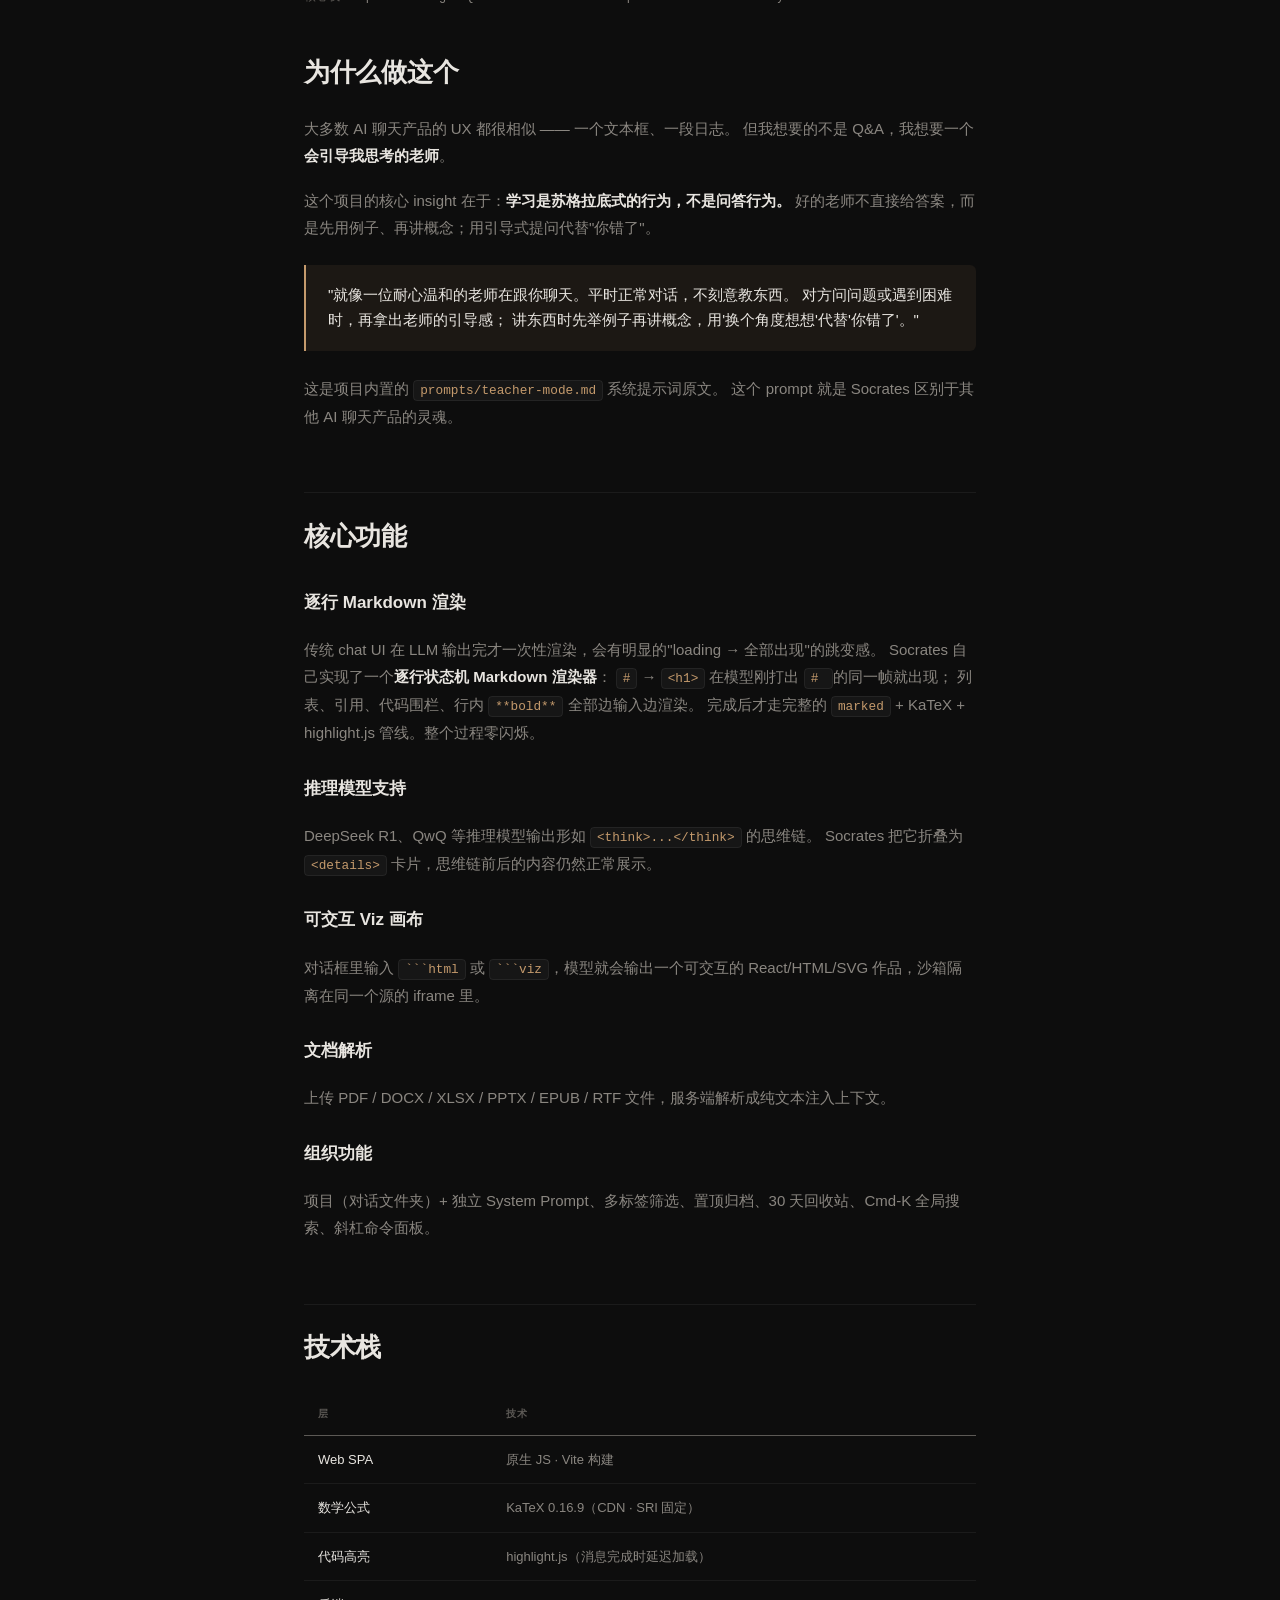
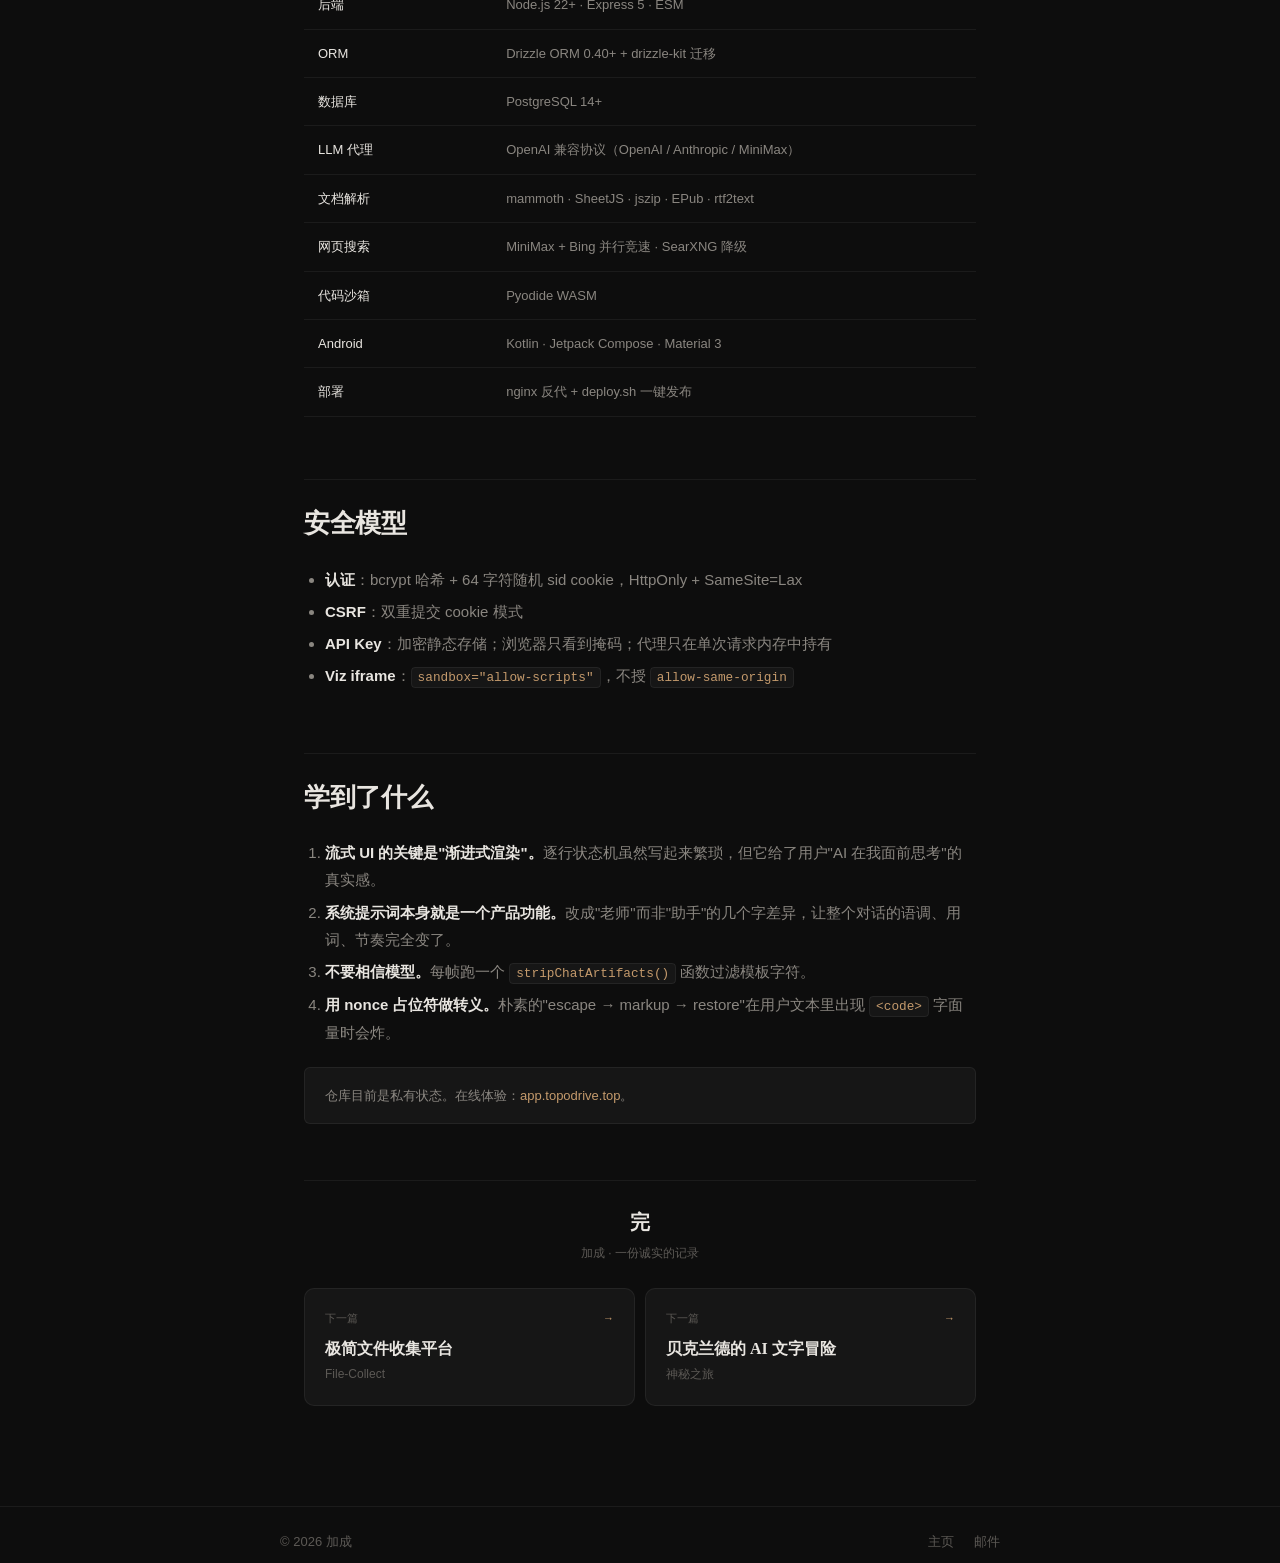
<file: projects/socrates.html>
<!DOCTYPE html>
<html lang="zh-CN">
<head>
  <meta charset="UTF-8" />
  <meta name="viewport" content="width=device-width, initial-scale=1.0" />
  <title>Socrates · AI 学习伴侣 · 加成</title>
  <meta name="description" content="Socrates — 自研逐行状态机 Markdown 渲染引擎，流式对话、推理模型思维链折叠、Viz 画布沙箱、多文档解析。Express 5 + PostgreSQL + Kotlin Compose 全栈。" />
  <link rel="stylesheet" href="../assets/styles.css" />
</head>
<body>

  <div class="grain"></div>

  <nav class="nav" id="nav">
    <div class="nav-inner">
      <a href="../index.html" class="nav-logo">加成</a>
      <div class="nav-links" id="navLinks">
        <a href="../index.html#about">关于</a>
        <a href="../index.html#projects">项目</a>
        <a href="mailto:keven.hu@foxmail.com" class="nav-cta">联系</a>
      </div>
      <button class="nav-toggle" id="navToggle" aria-label="菜单">
        <svg width="20" height="20" viewBox="0 0 24 24" fill="none" stroke="currentColor" stroke-width="2" stroke-linecap="round">
          <line x1="3" y1="6" x2="21" y2="6"/><line x1="3" y1="12" x2="21" y2="12"/><line x1="3" y1="18" x2="21" y2="18"/>
        </svg>
      </button>
    </div>
  </nav>

  <article class="article">
    <div class="article-crumbs">
      <a href="../index.html">← 返回主页</a>
      <span class="num">No. 01 / 04</span>
    </div>

    <div class="article-head">
      <div class="kicker">AI 应用 · 全栈工程 · Production</div>
      <h1>苏格拉底式的 AI 老师</h1>
      <p class="dek">
        重新定义 AI 聊天界面——从文本框与日志，到一个会耐心引导你思考的老师。
        <br><br>
        <strong>核心理念：</strong>「学习是苏格拉底式的行为，不是问答行为。」Socrates 将 LLM 塑造为一位会耐心引导的「老师」，而非什么都知道的「助手」。系统提示词本身就是产品功能——改为"老师"而非"助手"后，整个对话的语调、用词、节奏完全变了。
        <br><br>
        <strong>自研逐行状态机 Markdown 渲染引擎：</strong>Socrates 独创的 <code>formatMsgProgressive</code> 函数每帧驱动一个状态机——<code>#</code> 打出即渲染为 <code>&lt;h1&gt;</code>、列表/引用/代码围栏全部边输出边渲染，不依赖任何第三方库（无 marked、无 flicker）。输出完成后走完整的 <code>formatMsg</code> 管线（marked + KaTeX + highlight.js + viz 沙箱 + 思维链折叠）。这是目前为数不多实现真正"渐进式渲染"的 AI 聊天产品之一。
        <br><br>
        <strong>推理模型支持：</strong>DeepSeek R1、QwQ 等模型的 <code>&lt;think&gt;...&lt;/think&gt;</code> 思维链折叠为可展开的 <code>&lt;details&gt;</code> 卡片，链前链后内容正常展示，不打断阅读流。
        <br><br>
        <strong>Viz 交互画布：</strong>输入 <code>```html</code> 或 <code>```viz</code>，模型输出即渲染为沙箱隔离的 iframe（sandbox="allow-scripts" 禁用 same-origin），流式期间显示加载卡片，用户永远不会看到原始代码闪烁。
        <br><br>
        <strong>苏格拉底导师模式：</strong>诊断阶段评估知识边界 → 结构化教学计划（Motivate → Define → Develop → Illustrate → Exercise → Check）→ 知识边界图谱可视化 → 错题本自动分类 → 卡壳检测与逐级干预（温和提示 → 双选项 → 四选项）。
        <br><br>
        <strong>Agent 工具模式：</strong>SSE 代理执行——typing 事件实时显示思考状态、tool_use 事件触发 web_search（三引擎竞速降级：MiniMax → Bing → SearXNG）/ code_interpreter（Pyodide WASM 池预热启动，避免冷启动 3-5s 延迟）/ 文件 I/O。服务端 30s drain timeout 保证活跃 SSE 流不中断。
        <br><br>
        <strong>后端子系统和路由（30+ API）：</strong>Express 5 + PostgreSQL + Drizzle ORM。聊流 SSE 端点、会话 CRUD、项目文件夹拖拽排序、标签多选筛选、Cmd-K 全局搜索（fuse.js 跨会话标题+内容）、斜杠命令面板、错题本 CRUD、知识边界节点聚合、跨会话记忆读写、公共分享链接（/s/:token）、用量追踪与计费看板、团队工作空间、FCM 推送通知、语音转录、图片识别、文档提取（PDF/DOCX/XLSX/PPTX/EPUB/RTF）、Prompt 模板管理。用户 API Key 加密静态存储（AES-GCM 派生自 SESSION_SECRET），只在单次请求内存中持有，绝不落日志。CSRF 防御有三条独立代码路径处理不同的隐私模式边界条件。SSRF 防护使用 redirect:'manual' 逐跳验证而非跟随重定向。
        <br><br>
        <strong>Android 原生客户端：</strong>Kotlin + Jetpack Compose + Material 3，双主题配色同步 Web 端。原生 SSE 流式对话、OkHttp + StateFlow 管线。知识图谱与错题本 Room 离线缓存。Deep Link + App Links 验证邮件深度链接。CI 自动构建 debug + release APK。
        <br><br>
        <strong>前端架构（~13,824 行 main.js）：</strong>双渲染管线（渐进式流渲染 + 最终全渲染）、Proxy 响应式状态、国际化 i18n、CDN 资源加载管线（marked + KaTeX + highlight.js + mermaid + fuse.js 延迟加载）、自定义 Vite 插件解决模块依赖顺序问题。Nonce 占位符转义方案避免 naive escape → markup → restore 在用户输入含 <code>&lt;code&gt;</code> 字面量时出错。
        <br><br>
        <strong>产品上下文自动刷新：</strong>后台每 6 小时抓取官网内容生成产品知识上下文块注入系统提示词，让模型能回答产品定价/功能/FAQ 等问题。
      </p>
      <div class="byline">
        <span>2025 — 至今 · 已部署上线</span>
        <span>核心栈：<em>Express 5 · PostgreSQL · Drizzle ORM · Kotlin Compose 3 · Vanilla JS + Vite · Pyodide WASM</em></span>
      </div>
    </div>

    <div class="article-body">
      <h2>为什么做这个</h2>
      <p>
        大多数 AI 聊天产品的 UX 都很相似 —— 一个文本框、一段日志。
        但我想要的不是 Q&A，我想要一个<strong>会引导我思考的老师</strong>。
      </p>
      <p>
        这个项目的核心 insight 在于：<strong>学习是苏格拉底式的行为，不是问答行为。</strong>
        好的老师不直接给答案，而是先用例子、再讲概念；用引导式提问代替"你错了"。
      </p>

      <blockquote>
        "就像一位耐心温和的老师在跟你聊天。平时正常对话，不刻意教东西。
        对方问问题或遇到困难时，再拿出老师的引导感；
        讲东西时先举例子再讲概念，用'换个角度想想'代替'你错了'。"
      </blockquote>

      <p>
        这是项目内置的 <code>prompts/teacher-mode.md</code> 系统提示词原文。
        这个 prompt 就是 Socrates 区别于其他 AI 聊天产品的灵魂。
      </p>

      <h2>核心功能</h2>

      <h3>逐行 Markdown 渲染</h3>
      <p>
        传统 chat UI 在 LLM 输出完才一次性渲染，会有明显的"loading → 全部出现"的跳变感。
        Socrates 自己实现了一个<strong>逐行状态机 Markdown 渲染器</strong>：
        <code>#</code> → <code>&lt;h1&gt;</code> 在模型刚打出 <code># </code> 的同一帧就出现；
        列表、引用、代码围栏、行内 <code>**bold**</code> 全部边输入边渲染。
        完成后才走完整的 <code>marked</code> + KaTeX + highlight.js 管线。整个过程零闪烁。
      </p>

      <h3>推理模型支持</h3>
      <p>
        DeepSeek R1、QwQ 等推理模型输出形如 <code>&lt;think&gt;...&lt;/think&gt;</code> 的思维链。
        Socrates 把它折叠为 <code>&lt;details&gt;</code> 卡片，思维链前后的内容仍然正常展示。
      </p>

      <h3>可交互 Viz 画布</h3>
      <p>
        对话框里输入 <code>```html</code> 或 <code>```viz</code>，模型就会输出一个可交互的
        React/HTML/SVG 作品，沙箱隔离在同一个源的 iframe 里。
      </p>

      <h3>文档解析</h3>
      <p>
        上传 PDF / DOCX / XLSX / PPTX / EPUB / RTF 文件，服务端解析成纯文本注入上下文。
      </p>

      <h3>组织功能</h3>
      <p>
        项目（对话文件夹）+ 独立 System Prompt、多标签筛选、置顶归档、30 天回收站、Cmd-K 全局搜索、斜杠命令面板。
      </p>

      <h2>技术栈</h2>

      <table class="tech-table">
        <thead><tr><th>层</th><th>技术</th></tr></thead>
        <tbody>
          <tr><td>Web SPA</td><td>原生 JS · Vite 构建</td></tr>
          <tr><td>数学公式</td><td>KaTeX 0.16.9（CDN · SRI 固定）</td></tr>
          <tr><td>代码高亮</td><td>highlight.js（消息完成时延迟加载）</td></tr>
          <tr><td>后端</td><td>Node.js 22+ · Express 5 · ESM</td></tr>
          <tr><td>ORM</td><td>Drizzle ORM 0.40+ + drizzle-kit 迁移</td></tr>
          <tr><td>数据库</td><td>PostgreSQL 14+</td></tr>
          <tr><td>LLM 代理</td><td>OpenAI 兼容协议（OpenAI / Anthropic / MiniMax）</td></tr>
          <tr><td>文档解析</td><td>mammoth · SheetJS · jszip · EPub · rtf2text</td></tr>
          <tr><td>网页搜索</td><td>MiniMax + Bing 并行竞速 · SearXNG 降级</td></tr>
          <tr><td>代码沙箱</td><td>Pyodide WASM</td></tr>
          <tr><td>Android</td><td>Kotlin · Jetpack Compose · Material 3</td></tr>
          <tr><td>部署</td><td>nginx 反代 + deploy.sh 一键发布</td></tr>
        </tbody>
      </table>

      <h2>安全模型</h2>
      <ul>
        <li><strong>认证</strong>：bcrypt 哈希 + 64 字符随机 sid cookie，HttpOnly + SameSite=Lax</li>
        <li><strong>CSRF</strong>：双重提交 cookie 模式</li>
        <li><strong>API Key</strong>：加密静态存储；浏览器只看到掩码；代理只在单次请求内存中持有</li>
        <li><strong>Viz iframe</strong>：<code>sandbox="allow-scripts"</code>，不授 <code>allow-same-origin</code></li>
      </ul>

      <h2>学到了什么</h2>
      <ol>
        <li><strong>流式 UI 的关键是"渐进式渲染"。</strong>逐行状态机虽然写起来繁琐，但它给了用户"AI 在我面前思考"的真实感。</li>
        <li><strong>系统提示词本身就是一个产品功能。</strong>改成"老师"而非"助手"的几个字差异，让整个对话的语调、用词、节奏完全变了。</li>
        <li><strong>不要相信模型。</strong>每帧跑一个 <code>stripChatArtifacts()</code> 函数过滤模板字符。</li>
        <li><strong>用 nonce 占位符做转义。</strong>朴素的"escape → markup → restore"在用户文本里出现 <code>&lt;code&gt;</code> 字面量时会炸。</li>
      </ol>

      <div class="callout">
        <p>仓库目前是私有状态。在线体验：<a href="https://app.topodrive.top/" target="_blank" rel="noopener">app.topodrive.top</a>。</p>
      </div>
    </div>

    <div class="article-tail">
      <div class="signoff">
        完
        <span>加成 · 一份诚实的记录</span>
      </div>
    </div>

    <div class="related-block">
      <a class="related-card" href="file-collect.html">
        <span class="label"><span>下一篇</span><span class="arrow">→</span></span>
        <h4>极简文件收集平台</h4>
        <p>File-Collect</p>
      </a>
      <a class="related-card" href="text-adventure.html">
        <span class="label"><span>下一篇</span><span class="arrow">→</span></span>
        <h4>贝克兰德的 AI 文字冒险</h4>
        <p>神秘之旅</p>
      </a>
    </div>
  </article>

  <footer class="footer">
    <div class="container">
      <div class="footer-inner">
        <span class="footer-copy">© 2026 加成</span>
        <div class="footer-links">
          <a href="../index.html">主页</a>
          <a href="mailto:keven.hu@foxmail.com">邮件</a>
        </div>
      </div>
    </div>
  </footer>

  <script src="../assets/script.js"></script>
</body>
</html>
</file>
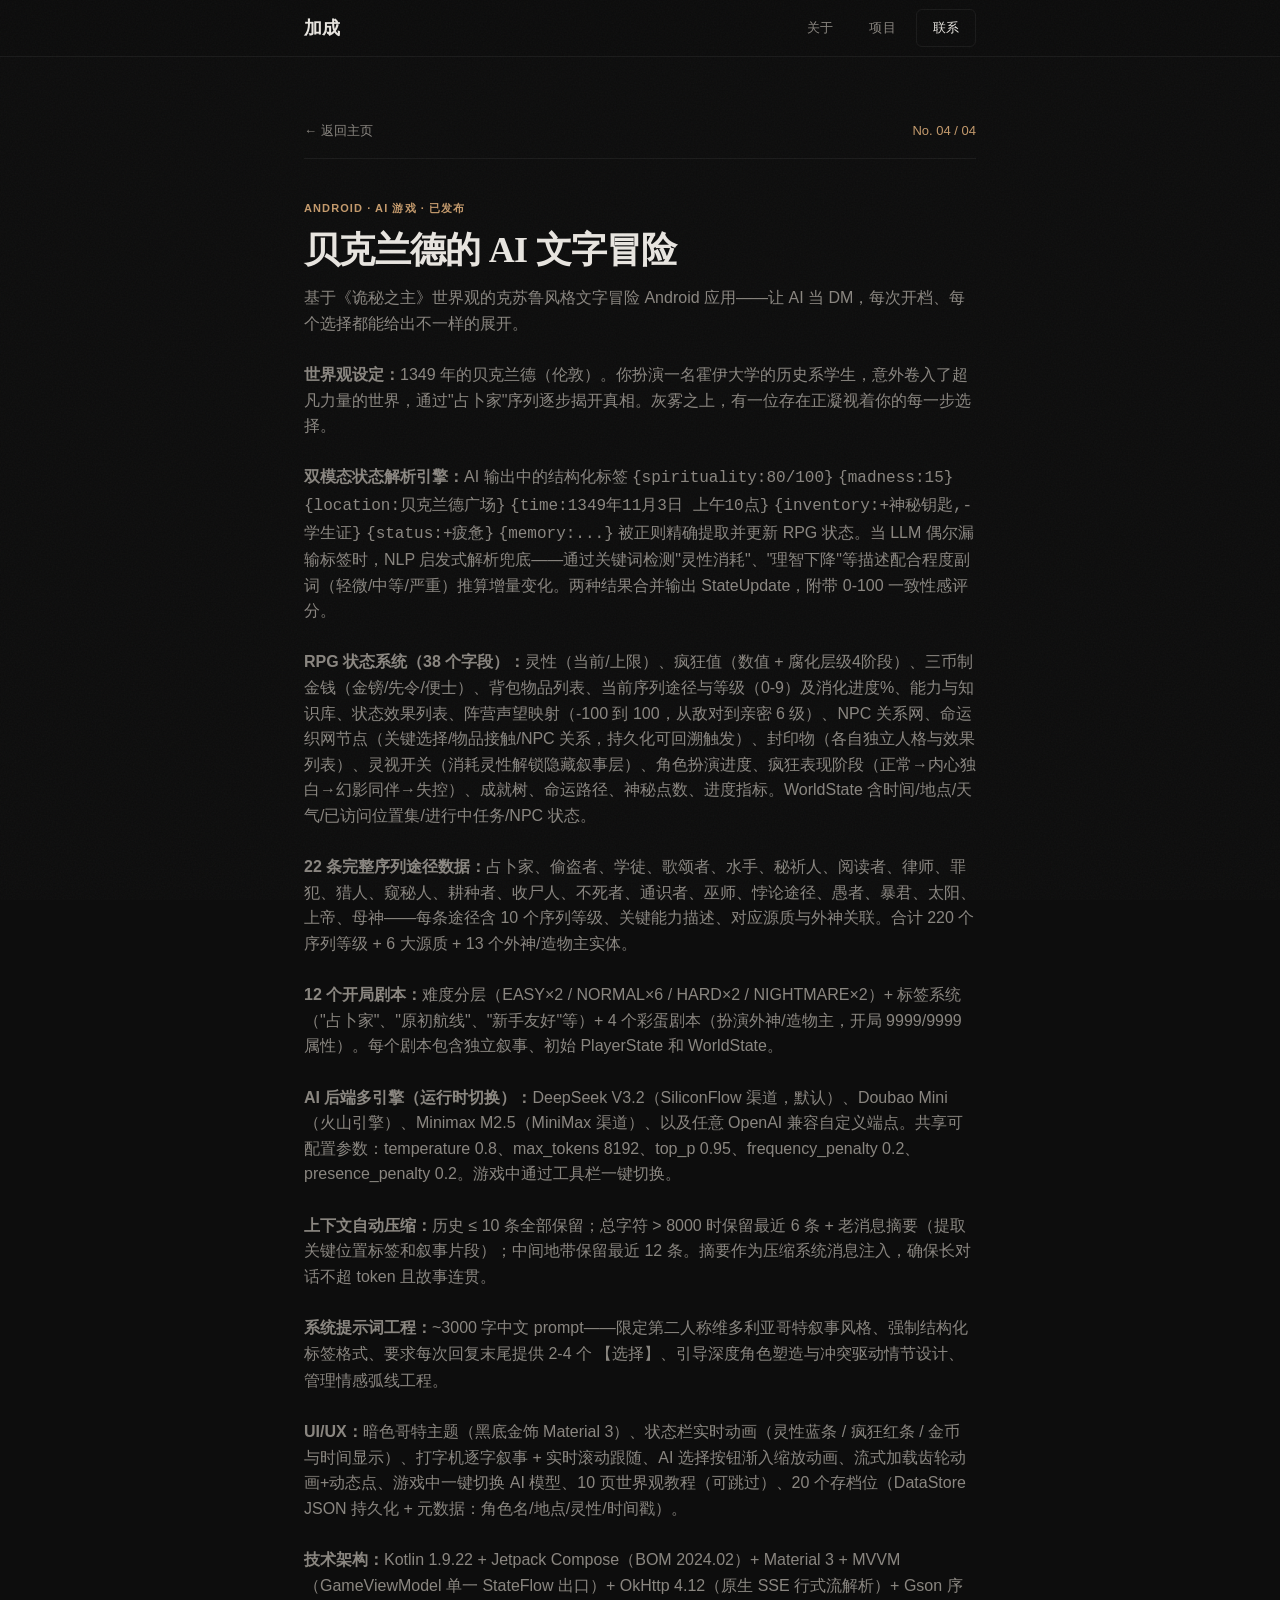
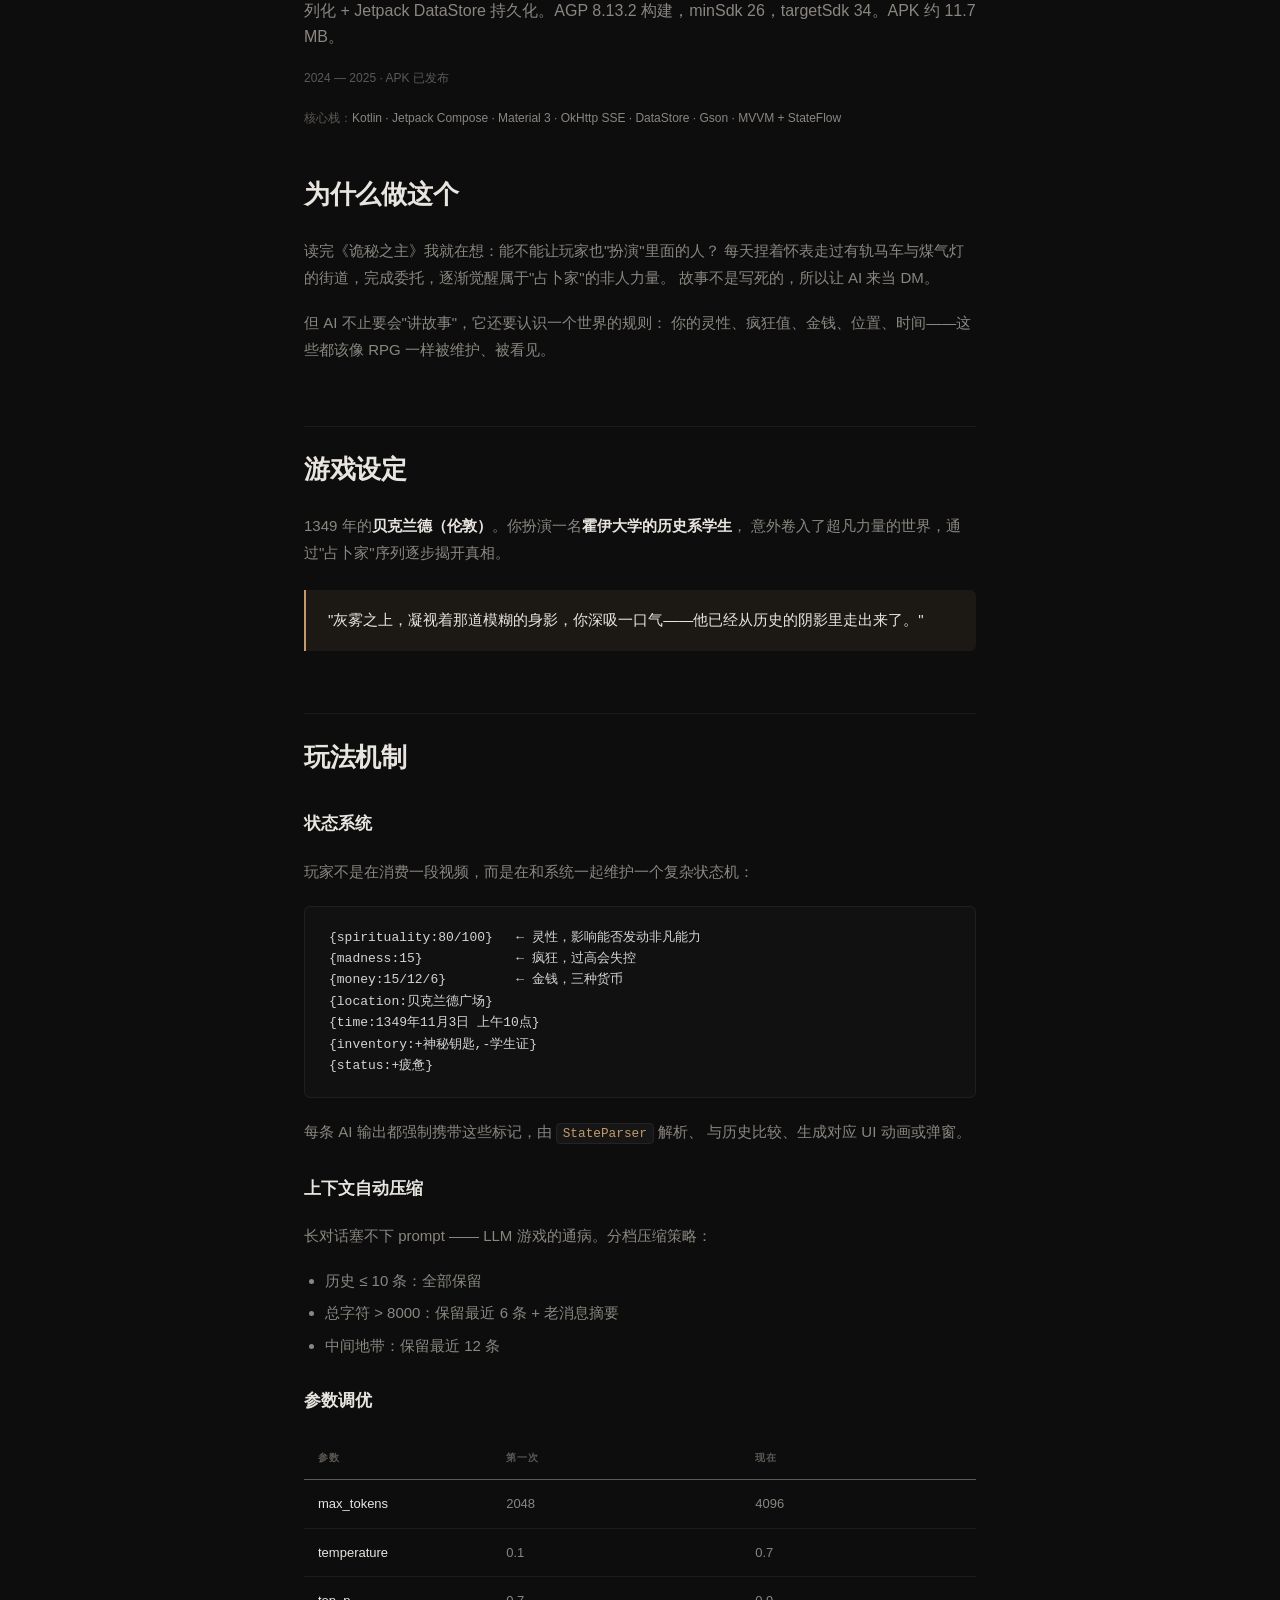
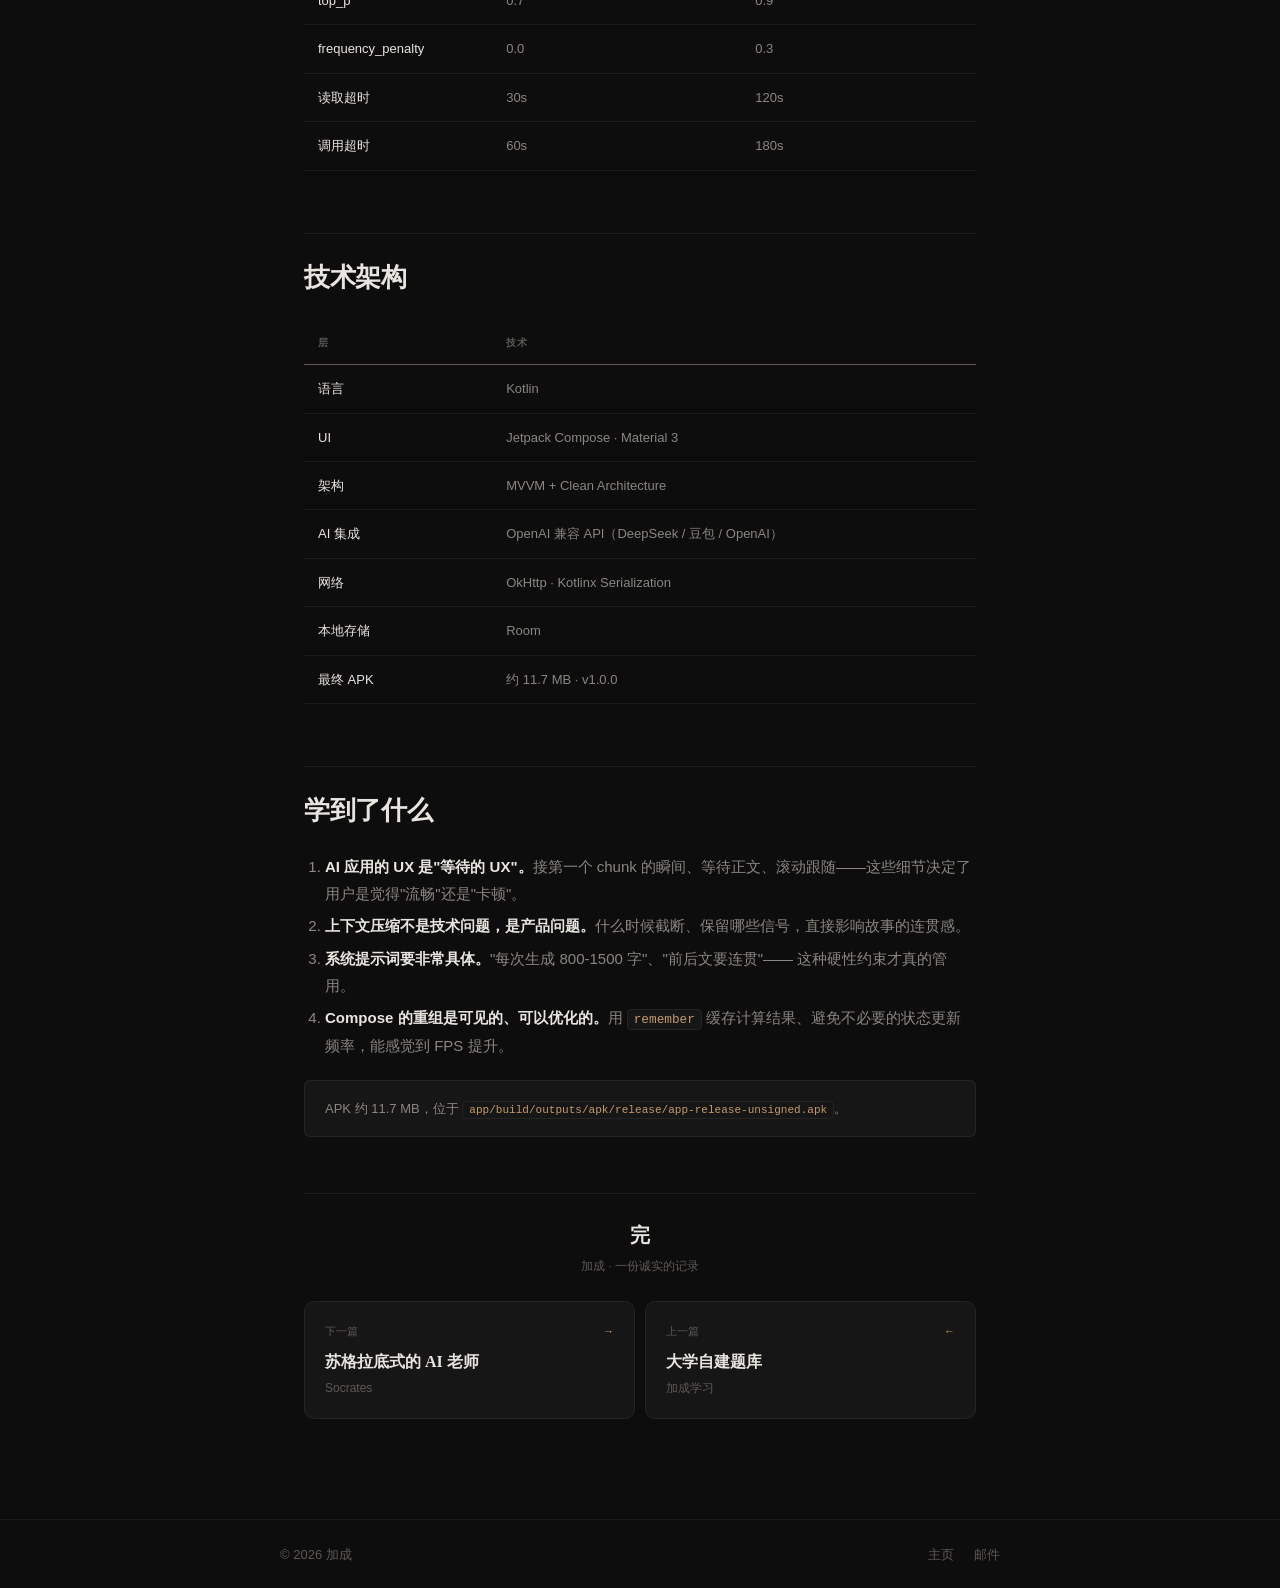
<file: projects/text-adventure.html>
<!DOCTYPE html>
<html lang="zh-CN">
<head>
  <meta charset="UTF-8" />
  <meta name="viewport" content="width=device-width, initial-scale=1.0" />
  <title>神秘之旅 · AI 文字冒险 · 加成</title>
  <meta name="description" content="基于《诡秘之主》世界观的克苏鲁风格 AI 文字冒险 Android 应用。双模态状态解析引擎、22 条序列途径、12 个剧本。Kotlin + Jetpack Compose + MVVM 架构。" />
  <link rel="stylesheet" href="../assets/styles.css" />
</head>
<body>

  <div class="grain"></div>

  <nav class="nav" id="nav">
    <div class="nav-inner">
      <a href="../index.html" class="nav-logo">加成</a>
      <div class="nav-links" id="navLinks">
        <a href="../index.html#about">关于</a>
        <a href="../index.html#projects">项目</a>
        <a href="mailto:keven.hu@foxmail.com" class="nav-cta">联系</a>
      </div>
      <button class="nav-toggle" id="navToggle" aria-label="菜单">
        <svg width="20" height="20" viewBox="0 0 24 24" fill="none" stroke="currentColor" stroke-width="2" stroke-linecap="round">
          <line x1="3" y1="6" x2="21" y2="6"/><line x1="3" y1="12" x2="21" y2="12"/><line x1="3" y1="18" x2="21" y2="18"/>
        </svg>
      </button>
    </div>
  </nav>

  <article class="article">
    <div class="article-crumbs">
      <a href="../index.html">← 返回主页</a>
      <span class="num">No. 04 / 04</span>
    </div>

    <div class="article-head">
      <div class="kicker">Android · AI 游戏 · 已发布</div>
      <h1>贝克兰德的 AI 文字冒险</h1>
      <p class="dek">
        基于《诡秘之主》世界观的克苏鲁风格文字冒险 Android 应用——让 AI 当 DM，每次开档、每个选择都能给出不一样的展开。
        <br><br>
        <strong>世界观设定：</strong>1349 年的贝克兰德（伦敦）。你扮演一名霍伊大学的历史系学生，意外卷入了超凡力量的世界，通过"占卜家"序列逐步揭开真相。灰雾之上，有一位存在正凝视着你的每一步选择。
        <br><br>
        <strong>双模态状态解析引擎：</strong>AI 输出中的结构化标签 <code>{spirituality:80/100}</code> <code>{madness:15}</code> <code>{location:贝克兰德广场}</code> <code>{time:1349年11月3日 上午10点}</code> <code>{inventory:+神秘钥匙,-学生证}</code> <code>{status:+疲惫}</code> <code>{memory:...}</code> 被正则精确提取并更新 RPG 状态。当 LLM 偶尔漏输标签时，NLP 启发式解析兜底——通过关键词检测"灵性消耗"、"理智下降"等描述配合程度副词（轻微/中等/严重）推算增量变化。两种结果合并输出 StateUpdate，附带 0-100 一致性感评分。
        <br><br>
        <strong>RPG 状态系统（38 个字段）：</strong>灵性（当前/上限）、疯狂值（数值 + 腐化层级4阶段）、三币制金钱（金镑/先令/便士）、背包物品列表、当前序列途径与等级（0-9）及消化进度%、能力与知识库、状态效果列表、阵营声望映射（-100 到 100，从敌对到亲密 6 级）、NPC 关系网、命运织网节点（关键选择/物品接触/NPC 关系，持久化可回溯触发）、封印物（各自独立人格与效果列表）、灵视开关（消耗灵性解锁隐藏叙事层）、角色扮演进度、疯狂表现阶段（正常→内心独白→幻影同伴→失控）、成就树、命运路径、神秘点数、进度指标。WorldState 含时间/地点/天气/已访问位置集/进行中任务/NPC 状态。
        <br><br>
        <strong>22 条完整序列途径数据：</strong>占卜家、偷盗者、学徒、歌颂者、水手、秘祈人、阅读者、律师、罪犯、猎人、窥秘人、耕种者、收尸人、不死者、通识者、巫师、悖论途径、愚者、暴君、太阳、上帝、母神——每条途径含 10 个序列等级、关键能力描述、对应源质与外神关联。合计 220 个序列等级 + 6 大源质 + 13 个外神/造物主实体。
        <br><br>
        <strong>12 个开局剧本：</strong>难度分层（EASY×2 / NORMAL×6 / HARD×2 / NIGHTMARE×2）+ 标签系统（"占卜家"、"原初航线"、"新手友好"等）+ 4 个彩蛋剧本（扮演外神/造物主，开局 9999/9999 属性）。每个剧本包含独立叙事、初始 PlayerState 和 WorldState。
        <br><br>
        <strong>AI 后端多引擎（运行时切换）：</strong>DeepSeek V3.2（SiliconFlow 渠道，默认）、Doubao Mini（火山引擎）、Minimax M2.5（MiniMax 渠道）、以及任意 OpenAI 兼容自定义端点。共享可配置参数：temperature 0.8、max_tokens 8192、top_p 0.95、frequency_penalty 0.2、presence_penalty 0.2。游戏中通过工具栏一键切换。
        <br><br>
        <strong>上下文自动压缩：</strong>历史 ≤ 10 条全部保留；总字符 > 8000 时保留最近 6 条 + 老消息摘要（提取关键位置标签和叙事片段）；中间地带保留最近 12 条。摘要作为压缩系统消息注入，确保长对话不超 token 且故事连贯。
        <br><br>
        <strong>系统提示词工程：</strong>~3000 字中文 prompt——限定第二人称维多利亚哥特叙事风格、强制结构化标签格式、要求每次回复末尾提供 2-4 个 <code>【选择】</code>、引导深度角色塑造与冲突驱动情节设计、管理情感弧线工程。
        <br><br>
        <strong>UI/UX：</strong>暗色哥特主题（黑底金饰 Material 3）、状态栏实时动画（灵性蓝条 / 疯狂红条 / 金币与时间显示）、打字机逐字叙事 + 实时滚动跟随、AI 选择按钮渐入缩放动画、流式加载齿轮动画+动态点、游戏中一键切换 AI 模型、10 页世界观教程（可跳过）、20 个存档位（DataStore JSON 持久化 + 元数据：角色名/地点/灵性/时间戳）。
        <br><br>
        <strong>技术架构：</strong>Kotlin 1.9.22 + Jetpack Compose（BOM 2024.02）+ Material 3 + MVVM（GameViewModel 单一 StateFlow 出口）+ OkHttp 4.12（原生 SSE 行式流解析）+ Gson 序列化 + Jetpack DataStore 持久化。AGP 8.13.2 构建，minSdk 26，targetSdk 34。APK 约 11.7 MB。
      </p>
      <div class="byline">
        <span>2024 — 2025 · APK 已发布</span>
        <span>核心栈：<em>Kotlin · Jetpack Compose · Material 3 · OkHttp SSE · DataStore · Gson · MVVM + StateFlow</em></span>
      </div>
    </div>

    <div class="article-body">
      <h2>为什么做这个</h2>
      <p>
        读完《诡秘之主》我就在想：能不能让玩家也"扮演"里面的人？
        每天捏着怀表走过有轨马车与煤气灯的街道，完成委托，逐渐觉醒属于"占卜家"的非人力量。
        故事不是写死的，所以让 AI 来当 DM。
      </p>
      <p>
        但 AI 不止要会"讲故事"，它还要认识一个世界的规则：
        你的灵性、疯狂值、金钱、位置、时间——这些都该像 RPG 一样被维护、被看见。
      </p>

      <h2>游戏设定</h2>
      <p>
        1349 年的<strong>贝克兰德（伦敦）</strong>。你扮演一名<strong>霍伊大学的历史系学生</strong>，
        意外卷入了超凡力量的世界，通过"占卜家"序列逐步揭开真相。
      </p>

      <blockquote>
        "灰雾之上，凝视着那道模糊的身影，你深吸一口气——他已经从历史的阴影里走出来了。"
      </blockquote>

      <h2>玩法机制</h2>

      <h3>状态系统</h3>
      <p>玩家不是在消费一段视频，而是在和系统一起维护一个复杂状态机：</p>

      <pre>{spirituality:80/100}   ← 灵性，影响能否发动非凡能力
{madness:15}            ← 疯狂，过高会失控
{money:15/12/6}         ← 金钱，三种货币
{location:贝克兰德广场}
{time:1349年11月3日 上午10点}
{inventory:+神秘钥匙,-学生证}
{status:+疲惫}</pre>

      <p>
        每条 AI 输出都强制携带这些标记，由 <code>StateParser</code> 解析、
        与历史比较、生成对应 UI 动画或弹窗。
      </p>

      <h3>上下文自动压缩</h3>
      <p>长对话塞不下 prompt —— LLM 游戏的通病。分档压缩策略：</p>
      <ul>
        <li>历史 ≤ 10 条：全部保留</li>
        <li>总字符 > 8000：保留最近 6 条 + 老消息摘要</li>
        <li>中间地带：保留最近 12 条</li>
      </ul>

      <h3>参数调优</h3>

      <table class="tech-table">
        <thead><tr><th>参数</th><th>第一次</th><th>现在</th></tr></thead>
        <tbody>
          <tr><td>max_tokens</td><td>2048</td><td>4096</td></tr>
          <tr><td>temperature</td><td>0.1</td><td>0.7</td></tr>
          <tr><td>top_p</td><td>0.7</td><td>0.9</td></tr>
          <tr><td>frequency_penalty</td><td>0.0</td><td>0.3</td></tr>
          <tr><td>读取超时</td><td>30s</td><td>120s</td></tr>
          <tr><td>调用超时</td><td>60s</td><td>180s</td></tr>
        </tbody>
      </table>

      <h2>技术架构</h2>

      <table class="tech-table">
        <thead><tr><th>层</th><th>技术</th></tr></thead>
        <tbody>
          <tr><td>语言</td><td>Kotlin</td></tr>
          <tr><td>UI</td><td>Jetpack Compose · Material 3</td></tr>
          <tr><td>架构</td><td>MVVM + Clean Architecture</td></tr>
          <tr><td>AI 集成</td><td>OpenAI 兼容 API（DeepSeek / 豆包 / OpenAI）</td></tr>
          <tr><td>网络</td><td>OkHttp · Kotlinx Serialization</td></tr>
          <tr><td>本地存储</td><td>Room</td></tr>
          <tr><td>最终 APK</td><td>约 11.7 MB · v1.0.0</td></tr>
        </tbody>
      </table>

      <h2>学到了什么</h2>
      <ol>
        <li><strong>AI 应用的 UX 是"等待的 UX"。</strong>接第一个 chunk 的瞬间、等待正文、滚动跟随——这些细节决定了用户是觉得"流畅"还是"卡顿"。</li>
        <li><strong>上下文压缩不是技术问题，是产品问题。</strong>什么时候截断、保留哪些信号，直接影响故事的连贯感。</li>
        <li><strong>系统提示词要非常具体。</strong>"每次生成 800-1500 字"、"前后文要连贯"—— 这种硬性约束才真的管用。</li>
        <li><strong>Compose 的重组是可见的、可以优化的。</strong>用 <code>remember</code> 缓存计算结果、避免不必要的状态更新频率，能感觉到 FPS 提升。</li>
      </ol>

      <div class="callout">
        <p>APK 约 11.7 MB，位于 <code>app/build/outputs/apk/release/app-release-unsigned.apk</code>。</p>
      </div>
    </div>

    <div class="article-tail">
      <div class="signoff">
        完
        <span>加成 · 一份诚实的记录</span>
      </div>
    </div>

    <div class="related-block">
      <a class="related-card" href="socrates.html">
        <span class="label"><span>下一篇</span><span class="arrow">→</span></span>
        <h4>苏格拉底式的 AI 老师</h4>
        <p>Socrates</p>
      </a>
      <a class="related-card" href="question-bank.html">
        <span class="label"><span>上一篇</span><span class="arrow">←</span></span>
        <h4>大学自建题库</h4>
        <p>加成学习</p>
      </a>
    </div>
  </article>

  <footer class="footer">
    <div class="container">
      <div class="footer-inner">
        <span class="footer-copy">© 2026 加成</span>
        <div class="footer-links">
          <a href="../index.html">主页</a>
          <a href="mailto:keven.hu@foxmail.com">邮件</a>
        </div>
      </div>
    </div>
  </footer>

  <script src="../assets/script.js"></script>
</body>
</html>
</file>
<file: assets/styles.css>
/* ================================================
   加成 — 个人作品集
   风格：暗调温暖 · 极简 · 高级质感
   配色：深色暖调 + 暖金点缀
   字体：Noto Serif SC · DM Sans · JetBrains Mono
   ================================================ */

:root {
  --bg: #0d0d0d;
  --surface: #161616;
  --surface-hover: #1e1e1e;
  --surface-raised: #1a1a1a;
  --border: rgba(255, 255, 255, 0.06);
  --border-hover: rgba(255, 255, 255, 0.12);
  --text: #e8e5e0;
  --text-secondary: #8a8680;
  --text-muted: #5c5955;
  --accent: #c49a6c;
  --accent-hover: #d4aa7a;
  --accent-soft: rgba(196, 154, 108, 0.08);
  --accent-glow: rgba(196, 154, 108, 0.15);

  --font-display: "Noto Serif SC", "Georgia", "Times New Roman", serif;
  --font-body: "DM Sans", -apple-system, "Segoe UI", "Noto Sans SC", sans-serif;
  --font-mono: "JetBrains Mono", "SF Mono", "Fira Code", Consolas, monospace;

  --max-w: 720px;
  --radius: 10px;
  --radius-sm: 6px;
  --ease-out: cubic-bezier(0.16, 1, 0.2, 1);
  --ease: cubic-bezier(0.4, 0, 0.2, 1);
}

/* ========== Reset ========== */
*, *::before, *::after { box-sizing: border-box; margin: 0; padding: 0; }
html { scroll-behavior: smooth; }

body {
  font-family: var(--font-body);
  background: var(--bg);
  color: var(--text);
  font-size: 15px;
  line-height: 1.7;
  -webkit-font-smoothing: antialiased;
  -moz-osx-font-smoothing: grayscale;
  min-height: 100vh;
  overflow-x: hidden;
}

::selection {
  background: var(--accent-soft);
  color: var(--accent);
}

a { color: inherit; text-decoration: none; }

/* ========== Grain Texture ========== */
.grain {
  position: fixed;
  inset: 0;
  pointer-events: none;
  z-index: 9999;
  opacity: 0.035;
  background-image: url("data:image/svg+xml,%3Csvg viewBox='0 0 256 256' xmlns='http://www.w3.org/2000/svg'%3E%3Cfilter id='n'%3E%3CfeTurbulence type='fractalNoise' baseFrequency='0.65' numOctaves='3' stitchTiles='stitch'/%3E%3C/filter%3E%3Crect width='100%25' height='100%25' filter='url(%23n)'/%3E%3C/svg%3E");
  background-repeat: repeat;
  background-size: 256px 256px;
}

/* ========== Navigation ========== */
.nav {
  position: fixed;
  top: 0;
  left: 0;
  right: 0;
  z-index: 100;
  background: var(--nav-bg, rgba(13, 13, 13, 0.78));
  backdrop-filter: blur(16px) saturate(1.2);
  -webkit-backdrop-filter: blur(16px) saturate(1.2);
  border-bottom: 1px solid var(--border);
  transition: background 0.4s var(--ease-out);
}

.nav-inner {
  max-width: var(--max-w);
  margin: 0 auto;
  padding: 0 24px;
  height: 56px;
  display: flex;
  align-items: center;
  justify-content: space-between;
}

.nav-logo {
  font-family: var(--font-display);
  font-size: 18px;
  font-weight: 700;
  color: var(--text);
  letter-spacing: 0.02em;
  transition: color 0.2s var(--ease);
}

.nav-logo:hover {
  color: var(--accent);
}

.nav-links {
  display: flex;
  align-items: center;
  gap: 4px;
}

.nav-links a {
  padding: 8px 16px;
  border-radius: var(--radius-sm);
  font-size: 13px;
  font-weight: 500;
  color: var(--text-secondary);
  transition: all 0.2s var(--ease);
  letter-spacing: 0.01em;
}

.nav-links a:hover {
  color: var(--text);
  background: rgba(255, 255, 255, 0.04);
}

.nav-links .nav-cta {
  border: 1px solid var(--border);
  color: var(--text);
  padding: 7px 16px;
}

.nav-links .nav-cta:hover {
  border-color: var(--accent);
  color: var(--accent);
  background: var(--accent-soft);
}

.nav-toggle {
  display: none;
  background: none;
  border: 1px solid var(--border);
  border-radius: var(--radius-sm);
  width: 36px;
  height: 36px;
  cursor: pointer;
  color: var(--text-secondary);
  align-items: center;
  justify-content: center;
  transition: all 0.2s var(--ease);
}

.nav-toggle:hover {
  color: var(--text);
  background: var(--surface);
}

/* ========== Mobile Nav Overlay ========== */
.nav-overlay {
  display: none;
  position: fixed;
  inset: 0;
  background: rgba(0, 0, 0, 0.6);
  z-index: 98;
  opacity: 0;
  transition: opacity 0.3s var(--ease-out);
}

.nav-overlay.show {
  opacity: 1;
}

/* ========== Hero ========== */
.hero {
  min-height: 100vh;
  display: flex;
  align-items: center;
  padding: 120px 24px 80px;
  position: relative;
}

.hero-content {
  max-width: var(--max-w);
  margin: 0 auto;
  width: 100%;
}

.hero-badge {
  display: inline-block;
  font-size: 12px;
  font-weight: 600;
  letter-spacing: 0.12em;
  text-transform: uppercase;
  color: var(--text-muted);
  padding: 6px 14px;
  border: 1px solid var(--border);
  border-radius: 100px;
  margin-bottom: 24px;
}

.hero h1 {
  font-family: var(--font-display);
  font-size: clamp(40px, 7vw, 64px);
  font-weight: 700;
  letter-spacing: -0.025em;
  line-height: 1.15;
  color: var(--text);
  margin-bottom: 16px;
}

.hero h1 .accent {
  color: var(--accent);
  position: relative;
  display: inline-block;
}

.hero h1 .accent::after {
  content: '';
  position: absolute;
  bottom: 2px;
  left: 0;
  right: 0;
  height: 2px;
  background: var(--accent);
  opacity: 0.3;
  border-radius: 1px;
}

.hero-desc {
  font-size: 16px;
  color: var(--text-secondary);
  max-width: 480px;
  line-height: 1.7;
}

.hero-actions {
  margin-top: 32px;
  display: flex;
  gap: 16px;
  flex-wrap: wrap;
  align-items: center;
}

.hero-divider {
  position: absolute;
  bottom: 0;
  left: 50%;
  transform: translateX(-50%);
  width: 1px;
  height: 60px;
  background: linear-gradient(to bottom, var(--border), transparent);
}

/* ========== Buttons ========== */
.btn {
  display: inline-flex;
  align-items: center;
  gap: 8px;
  padding: 12px 24px;
  border-radius: var(--radius);
  font-size: 14px;
  font-weight: 500;
  transition: all 0.25s var(--ease-out);
  border: none;
  cursor: pointer;
  font-family: var(--font-body);
}

.btn-primary {
  background: var(--accent);
  color: #0d0d0d;
  font-weight: 600;
}

.btn-primary:hover {
  background: var(--accent-hover);
  transform: translateY(-1px);
  box-shadow: 0 8px 24px var(--accent-glow);
}

.btn-text {
  background: transparent;
  color: var(--text-secondary);
  padding: 12px 4px;
}

.btn-text:hover {
  color: var(--text);
}

.btn-arrow {
  transition: transform 0.2s var(--ease);
  display: inline-block;
}

.btn-text:hover .btn-arrow {
  transform: translateX(4px);
}

/* ========== Section ========== */
.section {
  padding: 80px 24px;
}

.section-label {
  display: block;
  font-size: 11px;
  font-weight: 600;
  letter-spacing: 0.1em;
  text-transform: uppercase;
  color: var(--text-muted);
  margin-bottom: 10px;
}

.section-title {
  font-family: var(--font-display);
  font-size: clamp(26px, 4vw, 32px);
  font-weight: 700;
  letter-spacing: -0.015em;
  line-height: 1.3;
  color: var(--text);
  max-width: 500px;
}

.section-title em {
  color: var(--accent);
  font-style: italic;
}

/* ========== Container ========== */
.container {
  max-width: var(--max-w);
  margin: 0 auto;
  width: 100%;
}

/* ========== About Grid ========== */
.about-grid {
  display: grid;
  grid-template-columns: 1.3fr 1fr;
  gap: 24px;
  align-items: start;
  margin-top: 32px;
}

.about-text {
  font-size: 15px;
  color: var(--text-secondary);
  line-height: 1.8;
}

.about-text > p + p {
  margin-top: 1.2em;
}

.about-text strong {
  color: var(--text);
  font-weight: 600;
}

.about-text a {
  color: var(--accent);
  transition: all 0.2s var(--ease);
  border-bottom: 1px solid transparent;
}

.about-text a:hover {
  border-bottom-color: var(--accent);
  opacity: 0.85;
}

/* ========== About Sidebar ========== */
.about-sidebar {
  display: flex;
  flex-direction: column;
  gap: 12px;
}

.about-card {
  background: var(--surface);
  border: 1px solid var(--border);
  border-radius: var(--radius);
  padding: 20px;
  transition: all 0.25s var(--ease-out);
}

.about-card:hover {
  border-color: var(--border-hover);
  background: var(--surface-hover);
}

.about-card-title {
  font-family: var(--font-body);
  font-size: 10px;
  font-weight: 600;
  letter-spacing: 0.12em;
  text-transform: uppercase;
  color: var(--text-muted);
  margin-bottom: 12px;
}

/* ========== Tags ========== */
.tags {
  display: flex;
  flex-wrap: wrap;
  gap: 6px;
}

.tag {
  padding: 4px 10px;
  border-radius: 100px;
  font-size: 11px;
  color: var(--text-secondary);
  background: rgba(255, 255, 255, 0.03);
  border: 1px solid var(--border);
  letter-spacing: 0.01em;
  transition: all 0.2s var(--ease);
}

.tag:hover {
  border-color: var(--border-hover);
  color: var(--text);
}

.tag.accent {
  background: var(--accent-soft);
  color: var(--accent);
  border-color: transparent;
}

.tag.accent:hover {
  background: rgba(196, 154, 108, 0.12);
}

/* ========== Project Grid ========== */
.project-grid {
  display: grid;
  grid-template-columns: repeat(2, 1fr);
  gap: 12px;
  margin-top: 32px;
}

.project-card {
  background: var(--surface);
  border: 1px solid var(--border);
  border-radius: var(--radius);
  padding: 24px;
  display: flex;
  flex-direction: column;
  transition: all 0.3s var(--ease-out);
  position: relative;
  overflow: hidden;
}

.project-card::before {
  content: '';
  position: absolute;
  inset: 0;
  border-radius: var(--radius);
  opacity: 0;
  background: radial-gradient(600px circle at var(--mouse-x, 50%) var(--mouse-y, 50%), rgba(196, 154, 108, 0.04), transparent 60%);
  transition: opacity 0.3s var(--ease);
  pointer-events: none;
}

.project-card:hover {
  border-color: var(--border-hover);
  background: var(--surface-hover);
  transform: translateY(-2px);
}

.project-card:hover::before {
  opacity: 1;
}

.project-card-body {
  flex: 1;
}

.project-card-title {
  font-family: var(--font-display);
  font-size: 18px;
  font-weight: 700;
  letter-spacing: -0.01em;
  line-height: 1.3;
  margin-bottom: 4px;
  color: var(--text);
}

.project-card-en {
  font-size: 12px;
  color: var(--text-muted);
  margin-bottom: 14px;
  font-weight: 400;
}

.project-card-desc {
  font-size: 13px;
  color: var(--text-secondary);
  line-height: 1.65;
  margin-bottom: 16px;
  display: -webkit-box;
  -webkit-line-clamp: 3;
  -webkit-box-orient: vertical;
  overflow: hidden;
}

.project-card-tags {
  display: flex;
  flex-wrap: wrap;
  gap: 5px;
  margin-bottom: 16px;
}

.project-card-tags .tag {
  font-size: 10px;
  padding: 3px 8px;
}

.project-card-link {
  font-size: 13px;
  font-weight: 500;
  color: var(--accent);
  display: inline-flex;
  align-items: center;
  gap: 6px;
  position: relative;
  transition: all 0.2s var(--ease);
}

.project-card:hover .project-card-link {
  color: var(--accent-hover);
}

.project-card-link::after {
  content: '→';
  transition: transform 0.2s var(--ease);
}

.project-card:hover .project-card-link::after {
  transform: translateX(4px);
}

/* ========== Stats ========== */
.stats-grid {
  display: grid;
  grid-template-columns: repeat(4, 1fr);
  gap: 0;
  margin-top: 32px;
  border: 1px solid var(--border);
  border-radius: var(--radius);
  overflow: hidden;
}

.stat-item {
  padding: 28px 20px;
  text-align: center;
  position: relative;
  transition: background 0.25s var(--ease);
}

.stat-item:hover {
  background: var(--surface);
}

.stat-item + .stat-item {
  border-left: 1px solid var(--border);
}

.stat-value {
  font-family: var(--font-display);
  font-size: 32px;
  font-weight: 700;
  color: var(--accent);
  line-height: 1;
  margin-bottom: 6px;
}

.stat-label {
  font-size: 12px;
  color: var(--text-muted);
  font-weight: 500;
  letter-spacing: 0.02em;
}

/* ========== Footer ========== */
.footer {
  padding: 24px 24px 32px;
  border-top: 1px solid var(--border);
  margin-top: 40px;
}

.footer-inner {
  max-width: var(--max-w);
  margin: 0 auto;
  display: flex;
  justify-content: space-between;
  align-items: center;
  font-size: 13px;
  color: var(--text-muted);
}

.footer-links {
  display: flex;
  gap: 20px;
}

.footer-links a {
  color: var(--text-muted);
  transition: color 0.2s var(--ease);
}

.footer-links a:hover {
  color: var(--accent);
}

/* ================================================
   ARTICLE PAGES (shared with project pages)
   ================================================ */

.article {
  max-width: var(--max-w);
  margin: 80px auto 0;
  padding: 40px 24px 60px;
}

.article-crumbs {
  display: flex;
  justify-content: space-between;
  align-items: center;
  font-size: 13px;
  color: var(--text-muted);
  padding-bottom: 16px;
  border-bottom: 1px solid var(--border);
  margin-bottom: 40px;
}

.article-crumbs a {
  color: var(--text-secondary);
  transition: color 0.2s var(--ease);
}

.article-crumbs a:hover {
  color: var(--accent);
}

.article-crumbs .num {
  color: var(--accent);
  font-weight: 500;
}

.article-head {
  margin-bottom: 44px;
}

.article-head .kicker {
  font-size: 11px;
  font-weight: 600;
  letter-spacing: 0.1em;
  text-transform: uppercase;
  color: var(--accent);
  margin-bottom: 12px;
}

.article-head h1 {
  font-family: var(--font-display);
  font-size: clamp(28px, 4vw, 36px);
  font-weight: 700;
  letter-spacing: -0.02em;
  line-height: 1.15;
  margin-bottom: 14px;
  color: var(--text);
}

.article-head .dek {
  font-size: 16px;
  color: var(--text-secondary);
  line-height: 1.6;
}

.article-head .byline {
  margin-top: 18px;
  display: flex;
  flex-wrap: wrap;
  gap: 20px;
  font-size: 12px;
  color: var(--text-muted);
}

.article-head .byline em {
  font-style: normal;
  color: var(--text-secondary);
}

/* Article Body */
.article-body {
  font-size: 15px;
  line-height: 1.8;
  color: var(--text-secondary);
}

.article-body > * + * {
  margin-top: 1.2em;
}

.article-body h2 {
  font-family: var(--font-display);
  font-size: clamp(22px, 3vw, 26px);
  font-weight: 700;
  letter-spacing: -0.01em;
  color: var(--text);
  margin-top: 2.4em;
  margin-bottom: 0.6em;
  padding-top: 0.8em;
  border-top: 1px solid var(--border);
}

.article-body h2:first-of-type {
  border-top: none;
  margin-top: 0;
  padding-top: 0;
}

.article-body h3 {
  font-family: var(--font-body);
  font-size: 17px;
  font-weight: 600;
  color: var(--text);
  margin-top: 1.6em;
  margin-bottom: 0.4em;
}

.article-body p {
  font-size: 15px;
}

.article-body strong {
  color: var(--text);
  font-weight: 600;
}

.article-body a {
  color: var(--accent);
  transition: opacity 0.2s var(--ease);
}

.article-body a:hover {
  opacity: 0.8;
  text-decoration: underline;
}

.article-body blockquote {
  margin: 1.6em 0;
  padding: 18px 22px;
  border-left: 2px solid var(--accent);
  background: var(--accent-soft);
  border-radius: 0 var(--radius-sm) var(--radius-sm) 0;
  color: var(--text);
  font-size: 15px;
  line-height: 1.65;
}

.article-body ul,
.article-body ol {
  padding-left: 1.4em;
}

.article-body li {
  margin-top: 0.35em;
}

.article-body code {
  font-family: var(--font-mono);
  font-size: 0.85em;
  background: var(--surface);
  padding: 2px 6px;
  border-radius: 4px;
  border: 1px solid var(--border);
  color: var(--accent);
}

.article-body pre {
  margin: 1.6em 0;
  background: #111;
  color: #d4d4d4;
  padding: 20px 24px;
  border-radius: var(--radius-sm);
  font-family: var(--font-mono);
  font-size: 13px;
  line-height: 1.65;
  overflow-x: auto;
  border: 1px solid var(--border);
}

.article-body pre code {
  background: transparent;
  border: none;
  padding: 0;
  color: inherit;
  font-size: inherit;
}

/* Tables */
.article-body .tech-table {
  width: 100%;
  border-collapse: collapse;
  margin: 1.6em 0;
  font-size: 13px;
}

.article-body .tech-table th {
  text-align: left;
  font-size: 10px;
  font-weight: 600;
  color: var(--text-muted);
  text-transform: uppercase;
  letter-spacing: 0.08em;
  padding: 12px 14px;
  border-bottom: 1.5px solid var(--text-muted);
}

.article-body .tech-table td {
  padding: 12px 14px;
  border-bottom: 1px solid var(--border);
  vertical-align: top;
}

.article-body .tech-table td:first-child {
  font-weight: 500;
  color: var(--text);
  width: 28%;
}

/* Callout */
.article-body .callout {
  margin: 1.6em 0;
  border: 1px solid var(--border);
  border-radius: var(--radius-sm);
  padding: 16px 20px;
  background: var(--surface);
  font-size: 13px;
}

.article-body .callout p {
  margin: 0;
  font-size: 13px;
}

/* Article tail */
.article-tail {
  margin-top: 56px;
  padding-top: 24px;
  border-top: 1px solid var(--border);
  text-align: center;
}

.article-tail .signoff {
  font-size: 20px;
  font-weight: 700;
  font-family: var(--font-display);
  color: var(--text);
}

.article-tail .signoff span {
  display: block;
  font-size: 12px;
  font-weight: 400;
  color: var(--text-muted);
  margin-top: 4px;
  font-family: var(--font-body);
}

/* Related cards */
.related-block {
  margin-top: 24px;
  display: grid;
  grid-template-columns: 1fr 1fr;
  gap: 10px;
}

.related-card {
  background: var(--surface);
  border: 1px solid var(--border);
  border-radius: var(--radius);
  padding: 20px;
  display: block;
  transition: all 0.25s var(--ease-out);
}

.related-card:hover {
  border-color: var(--border-hover);
  background: var(--surface-hover);
  transform: translateY(-1px);
}

.related-card .label {
  font-size: 11px;
  font-weight: 500;
  color: var(--text-muted);
  display: flex;
  justify-content: space-between;
  margin-bottom: 8px;
}

.related-card .label .arrow {
  color: var(--accent);
}

.related-card h4 {
  font-family: var(--font-display);
  font-size: 16px;
  font-weight: 700;
  color: var(--text);
  margin-bottom: 2px;
}

.related-card p {
  font-size: 12px;
  color: var(--text-muted);
}

/* ================================================
   ANIMATIONS
   ================================================ */

.reveal {
  opacity: 0;
  transform: translateY(16px);
  transition: opacity 0.6s var(--ease-out), transform 0.6s var(--ease-out);
}

.reveal.in {
  opacity: 1;
  transform: translateY(0);
}

.r1  { transition-delay: 0.04s; }
.r2  { transition-delay: 0.08s; }
.r3  { transition-delay: 0.12s; }
.r4  { transition-delay: 0.16s; }
.r5  { transition-delay: 0.20s; }

/* ================================================
   RESPONSIVE
   ================================================ */

@media (max-width: 768px) {

  .nav-links {
    position: fixed;
    top: 56px;
    left: 0;
    right: 0;
    background: rgba(13, 13, 13, 0.96);
    backdrop-filter: blur(20px);
    -webkit-backdrop-filter: blur(20px);
    flex-direction: column;
    padding: 12px;
    gap: 2px;
    border-bottom: 1px solid var(--border);
    transform: translateY(-100%);
    opacity: 0;
    pointer-events: none;
    transition: all 0.35s var(--ease-out);
  }

  .nav-links.open {
    transform: translateY(0);
    opacity: 1;
    pointer-events: auto;
  }

  .nav-links a {
    width: 100%;
    padding: 12px 16px;
    font-size: 14px;
  }

  .nav-links .nav-cta {
    border: none;
    padding: 12px 16px;
  }

  .nav-toggle {
    display: flex;
  }

  .hero {
    min-height: 90vh;
    padding: 100px 20px 60px;
  }

  .hero-desc {
    font-size: 15px;
  }

  .section {
    padding: 56px 20px;
  }

  .section-title {
    font-size: 22px;
  }

  .about-grid {
    grid-template-columns: 1fr;
  }

  .project-grid {
    grid-template-columns: 1fr;
  }

  .stats-grid {
    grid-template-columns: repeat(2, 1fr);
  }

  .stat-item:nth-child(2) {
    border-left: none;
  }

  .stat-item:nth-child(3),
  .stat-item:nth-child(4) {
    border-top: 1px solid var(--border);
  }

  .stat-item:nth-child(3) {
    border-left: none;
  }

  .related-block {
    grid-template-columns: 1fr;
  }

  .article {
    padding: 24px 20px 40px;
  }

  .article-head h1 {
    font-size: 24px;
  }

  .article-body h2 {
    font-size: 19px;
  }

  .article-body pre {
    padding: 14px 16px;
    font-size: 12px;
  }

  .article-crumbs {
    flex-direction: column;
    gap: 8px;
    align-items: flex-start;
  }

  .footer-inner {
    flex-direction: column;
    gap: 12px;
    text-align: center;
  }
}

@media (max-width: 480px) {
  .hero h1 {
    font-size: 32px;
  }

  .stats-grid {
    grid-template-columns: repeat(2, 1fr);
  }

  .stat-value {
    font-size: 26px;
  }
}
</file>
